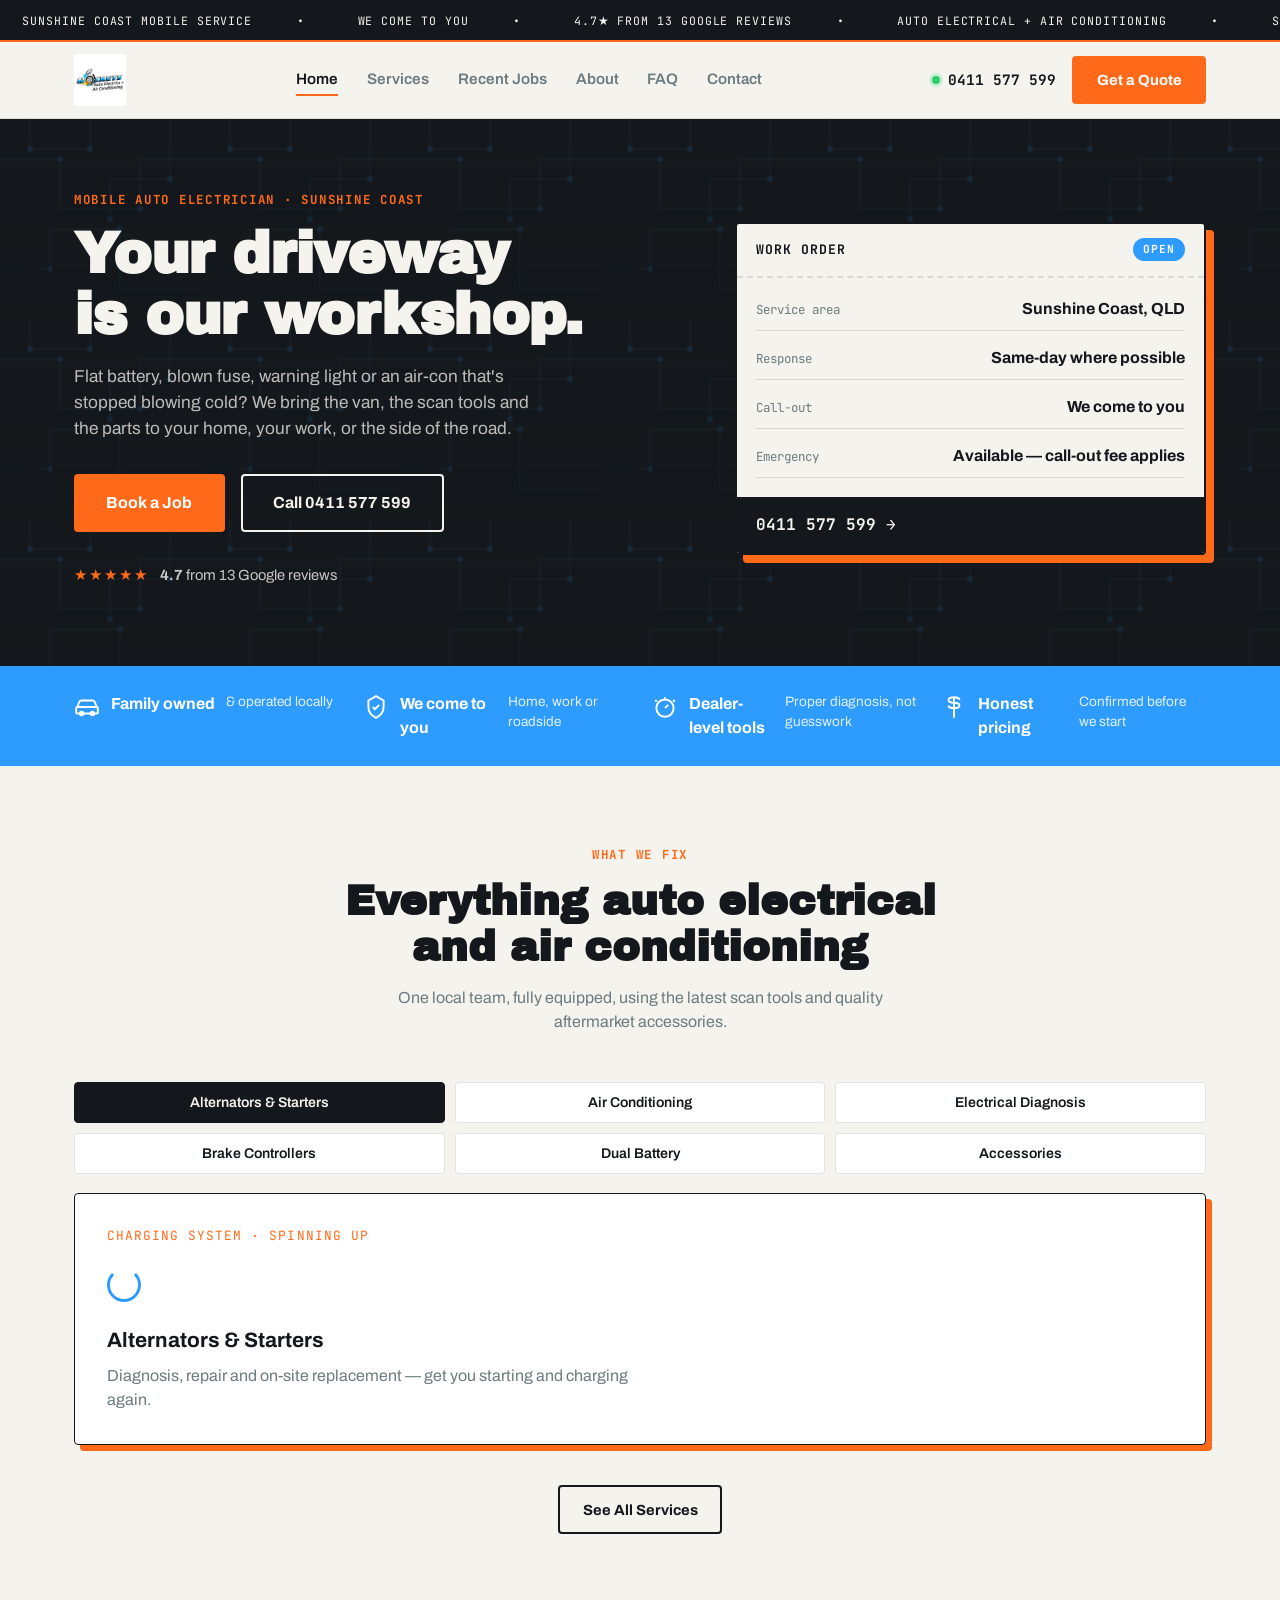
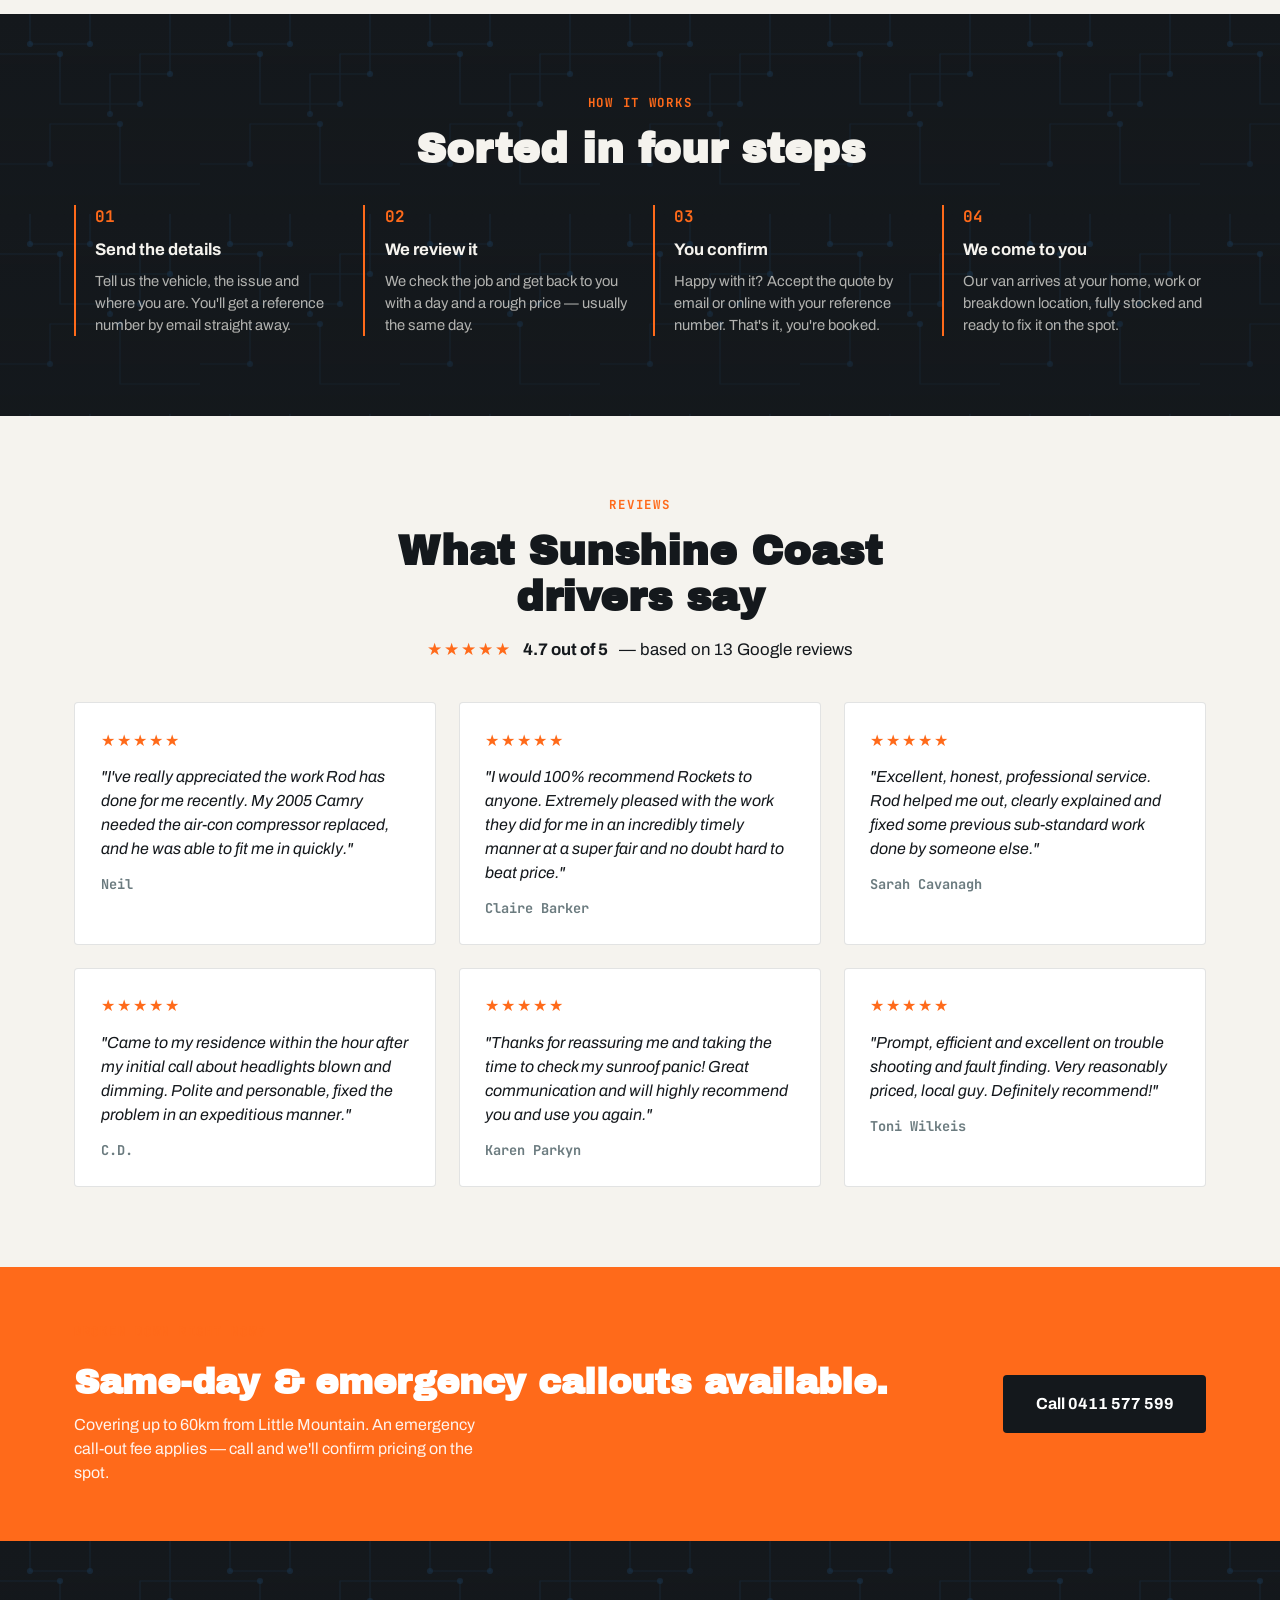
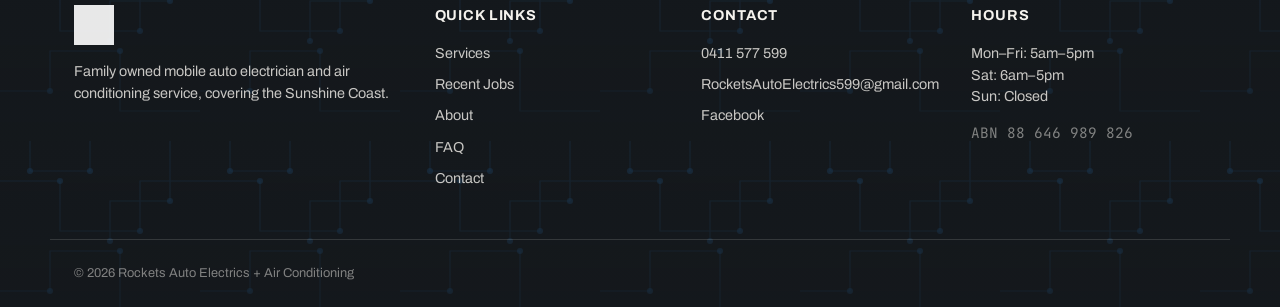
<file: index.html>
<!DOCTYPE html>
<html lang="en-AU">
<head>
<meta charset="UTF-8">
<meta name="viewport" content="width=device-width, initial-scale=1.0">
<title>Rockets Auto Electrics + Air Conditioning — Mobile Auto Electrician, Sunshine Coast</title>
<meta name="description" content="Mobile auto electrician and air conditioning specialist covering the Sunshine Coast. We come to your home, work or breakdown location. Licensed, family owned, 4.7★ rated.">
<link rel="preconnect" href="https://fonts.googleapis.com">
<link href="https://fonts.googleapis.com/css2?family=Archivo+Black&family=Archivo:wght@400;500;600;700&family=JetBrains+Mono:wght@500;700&display=swap" rel="stylesheet">
<link rel="stylesheet" href="styles.css?v=5">
</head>
<body>

<div class="ticker">
  <div class="ticker-track">
    <span>SUNSHINE COAST MOBILE SERVICE</span><span>•</span>
    <span>WE COME TO YOU</span><span>•</span>
    <span>4.7★ FROM 13 GOOGLE REVIEWS</span><span>•</span>
    <span>AUTO ELECTRICAL + AIR CONDITIONING</span><span>•</span>
    <span>SUNSHINE COAST MOBILE SERVICE</span><span>•</span>
    <span>WE COME TO YOU</span><span>•</span>
    <span>4.7★ FROM 13 GOOGLE REVIEWS</span><span>•</span>
    <span>AUTO ELECTRICAL + AIR CONDITIONING</span><span>•</span>
  </div>
</div>

<header class="site-header">
  <div class="wrap header-inner">
    <a href="index.html" class="brand">
      <img src="assets/logo.jpg" alt="Rockets Auto Electrics + Air Conditioning" class="brand-logo">
    </a>
    <nav class="main-nav" id="mainNav">
      <a href="index.html" class="active">Home</a>
      <a href="services.html">Services</a>
      <a href="jobs.html">Recent Jobs</a>
      <a href="about.html">About</a>
      <a href="blog.html">FAQ</a>
      <a href="contact.html">Contact</a>
    </nav>
    <div class="header-cta">
      <a href="tel:0411577599" class="phone-pill">
        <span class="dot"></span> 0411 577 599
      </a>
      <a href="contact.html" class="btn btn-primary">Get a Quote</a>
    </div>
    <button class="nav-toggle" id="navToggle" aria-label="Menu">☰</button>
  </div>
</header>

<main>

  <!-- HERO -->
  <section class="hero circuit-bg">
    <div class="wrap hero-inner">
      <div class="hero-copy">
        <p class="eyebrow">MOBILE AUTO ELECTRICIAN · SUNSHINE COAST</p>
        <h1>Your driveway<br>is our workshop.</h1>
        <p class="hero-sub">Flat battery, blown fuse, warning light or an air-con that's stopped
        blowing cold? We bring the van, the scan tools and the parts to your home,
        your work, or the side of the road.</p>
        <div class="hero-actions">
          <a href="contact.html" class="btn btn-primary btn-lg">Book a Job</a>
          <a href="tel:0411577599" class="btn btn-outline btn-lg">Call 0411 577 599</a>
        </div>
        <div class="hero-trust">
          <div class="stars">★★★★★</div>
          <span><strong>4.7</strong> from 13 Google reviews</span>
        </div>
      </div>

      <div class="job-card">
        <div class="job-card-head">
          <span class="job-card-label">WORK ORDER</span>
          <span class="job-card-status">OPEN</span>
        </div>
        <dl class="job-card-body">
          <div><dt>Service area</dt><dd>Sunshine Coast, QLD</dd></div>
          <div><dt>Response</dt><dd>Same-day where possible</dd></div>
          <div><dt>Call-out</dt><dd>We come to you</dd></div>
          <div><dt>Emergency</dt><dd>Available — call-out fee applies</dd></div>
        </dl>
        <div class="job-card-foot">
          <a href="tel:0411577599">0411 577 599 →</a>
        </div>
      </div>
    </div>
  </section>

  <!-- TRUST STRIP -->
  <section class="trust-strip">
    <div class="wrap trust-grid">
      <div>
        <svg class="trust-icon" viewBox="0 0 24 24" fill="none" stroke="#fff" stroke-width="1.8"><path d="M3 12l2-5a2 2 0 0 1 2-1h10a2 2 0 0 1 2 1l2 5"/><rect x="2" y="12" width="20" height="6" rx="1"/><circle cx="7" cy="18" r="1.6"/><circle cx="17" cy="18" r="1.6"/></svg>
        <div><strong>Family owned</strong><span>& operated locally</span></div>
      </div>
      <div>
        <svg class="trust-icon" viewBox="0 0 24 24" fill="none" stroke="#fff" stroke-width="1.8"><path d="M12 2l7 4v6c0 5-3 8-7 10-4-2-7-5-7-10V6l7-4z"/><path d="M9 12l2 2 4-4"/></svg>
        <div><strong>We come to you</strong><span>Home, work or roadside</span></div>
      </div>
      <div>
        <svg class="trust-icon" viewBox="0 0 24 24" fill="none" stroke="#fff" stroke-width="1.8"><circle cx="12" cy="13" r="8"/><path d="M12 13l3-3M12 5V3M4.5 7L3 5.5M19.5 7L21 5.5"/></svg>
        <div><strong>Dealer-level tools</strong><span>Proper diagnosis, not guesswork</span></div>
      </div>
      <div>
        <svg class="trust-icon" viewBox="0 0 24 24" fill="none" stroke="#fff" stroke-width="1.8"><path d="M12 2v20M17 5.5c0-1.5-2-2.5-5-2.5s-5 1-5 2.5 2 2.5 5 2.5 5 1 5 2.5-2 2.5-5 2.5-5-1-5-2.5"/></svg>
        <div><strong>Honest pricing</strong><span>Confirmed before we start</span></div>
      </div>
    </div>
  </section>

  <!-- SERVICES -->
  <section class="section" id="services">
    <div class="wrap">
      <p class="eyebrow center">WHAT WE FIX</p>
      <h2 class="section-title center">Everything auto electrical<br>and air conditioning</h2>
      <p class="section-sub center">One local team, fully equipped, using the latest scan tools and
      quality aftermarket accessories.</p>

      <div class="scanner">
        <div class="scanner-tabs" id="scannerTabs" role="tablist" aria-label="Select a service to scan">
          <button class="scanner-tab active" data-service="0" role="tab" aria-selected="true">Alternators & Starters</button>
          <button class="scanner-tab" data-service="1" role="tab" aria-selected="false">Air Conditioning</button>
          <button class="scanner-tab" data-service="2" role="tab" aria-selected="false">Electrical Diagnosis</button>
          <button class="scanner-tab" data-service="3" role="tab" aria-selected="false">Brake Controllers</button>
          <button class="scanner-tab" data-service="4" role="tab" aria-selected="false">Dual Battery</button>
          <button class="scanner-tab" data-service="5" role="tab" aria-selected="false">Accessories</button>
        </div>
        <div class="scanner-panel" id="scannerPanel">
          <div class="scanner-tag" id="scannerTag">CHARGING SYSTEM · SPINNING UP</div>
          <div class="scanner-anim" id="scannerAnim">
            <div class="anim-spinner"></div>
          </div>
          <h3 id="scannerTitle">Alternators & Starters</h3>
          <p id="scannerDesc">Diagnosis, repair and on-site replacement — get you starting and charging again.</p>
        </div>
      </div>
      <div class="center" style="margin-top:2.5rem">
        <a href="services.html" class="btn btn-outline">See All Services</a>
      </div>
    </div>
  </section>

  <!-- HOW IT WORKS -->
  <section class="section section-alt circuit-bg">
    <div class="wrap">
      <p class="eyebrow center">HOW IT WORKS</p>
      <h2 class="section-title center">Sorted in four steps</h2>

      <div class="steps-grid">
        <div class="step">
          <span class="step-num">01</span>
          <h3>Send the details</h3>
          <p>Tell us the vehicle, the issue and where you are. You'll get a reference number by email straight away.</p>
        </div>
        <div class="step">
          <span class="step-num">02</span>
          <h3>We review it</h3>
          <p>We check the job and get back to you with a day and a rough price — usually the same day.</p>
        </div>
        <div class="step">
          <span class="step-num">03</span>
          <h3>You confirm</h3>
          <p>Happy with it? Accept the quote by email or online with your reference number. That's it, you're booked.</p>
        </div>
        <div class="step">
          <span class="step-num">04</span>
          <h3>We come to you</h3>
          <p>Our van arrives at your home, work or breakdown location, fully stocked and ready to fix it on the spot.</p>
        </div>
      </div>
    </div>
  </section>

  <!-- REVIEWS -->
  <section class="section" id="reviews">
    <div class="wrap">
      <p class="eyebrow center">REVIEWS</p>
      <h2 class="section-title center">What Sunshine Coast<br>drivers say</h2>
      <div class="rating-banner">
        <span class="stars">★★★★★</span>
        <strong>4.7 out of 5</strong> — based on 13 Google reviews
      </div>

      <div class="review-grid">
        <div class="review-card">
          <div class="stars">★★★★★</div>
          <p>"I've really appreciated the work Rod has done for me recently. My 2005
          Camry needed the air-con compressor replaced, and he was able to fit
          me in quickly."</p>
          <div class="review-author">Neil</div>
        </div>
        <div class="review-card">
          <div class="stars">★★★★★</div>
          <p>"I would 100% recommend Rockets to anyone. Extremely pleased with the
          work they did for me in an incredibly timely manner at a super fair
          and no doubt hard to beat price."</p>
          <div class="review-author">Claire Barker</div>
        </div>
        <div class="review-card">
          <div class="stars">★★★★★</div>
          <p>"Excellent, honest, professional service. Rod helped me out, clearly
          explained and fixed some previous sub-standard work done by
          someone else."</p>
          <div class="review-author">Sarah Cavanagh</div>
        </div>
        <div class="review-card">
          <div class="stars">★★★★★</div>
          <p>"Came to my residence within the hour after my initial call about
          headlights blown and dimming. Polite and personable, fixed the
          problem in an expeditious manner."</p>
          <div class="review-author">C.D.</div>
        </div>
        <div class="review-card">
          <div class="stars">★★★★★</div>
          <p>"Thanks for reassuring me and taking the time to check my sunroof
          panic! Great communication and will highly recommend you and use
          you again."</p>
          <div class="review-author">Karen Parkyn</div>
        </div>
        <div class="review-card">
          <div class="stars">★★★★★</div>
          <p>"Prompt, efficient and excellent on trouble shooting and fault
          finding. Very reasonably priced, local guy. Definitely recommend!"</p>
          <div class="review-author">Toni Wilkeis</div>
        </div>
      </div>
    </div>
  </section>

  <!-- EMERGENCY CTA -->
  <section class="emergency-cta">
    <div class="wrap emergency-inner">
      <div>
        <p class="eyebrow eyebrow-light">BROKEN DOWN RIGHT NOW?</p>
        <h2>Same-day & emergency callouts available.</h2>
        <p class="emergency-sub">Covering up to 60km from Little Mountain. An emergency call-out
        fee applies — call and we'll confirm pricing on the spot.</p>
      </div>
      <a href="tel:0411577599" class="btn btn-primary btn-lg">Call 0411 577 599</a>
    </div>
  </section>

</main>

<footer class="site-footer circuit-bg">
  <div class="wrap footer-grid">
    <div>
      <img src="assets/logo.jpg" alt="Rockets Auto Electrics" class="footer-logo">
      <p>Family owned mobile auto electrician and air conditioning service,
      covering the Sunshine Coast.</p>
    </div>
    <div>
      <h4>Quick Links</h4>
      <a href="services.html">Services</a>
      <a href="jobs.html">Recent Jobs</a>
      <a href="about.html">About</a>
      <a href="blog.html">FAQ</a>
      <a href="contact.html">Contact</a>
    </div>
    <div>
      <h4>Contact</h4>
      <a href="tel:0411577599">0411 577 599</a>
      <a href="mailto:RocketsAutoElectrics599@gmail.com">RocketsAutoElectrics599@gmail.com</a>
      <a href="https://www.facebook.com/RocketsAutoElectrics/" target="_blank" rel="noopener">Facebook</a>
    </div>
    <div>
      <h4>Hours</h4>
      <p>Mon–Fri: 5am–5pm<br>Sat: 6am–5pm<br>Sun: Closed</p>
      <p class="abn">ABN 88 646 989 826</p>
    </div>
  </div>
  <div class="wrap footer-bottom">
    <span>© 2026 Rockets Auto Electrics + Air Conditioning</span>
  </div>
</footer>

<script src="script.js?v=5"></script>
</body>
</html>
</file>
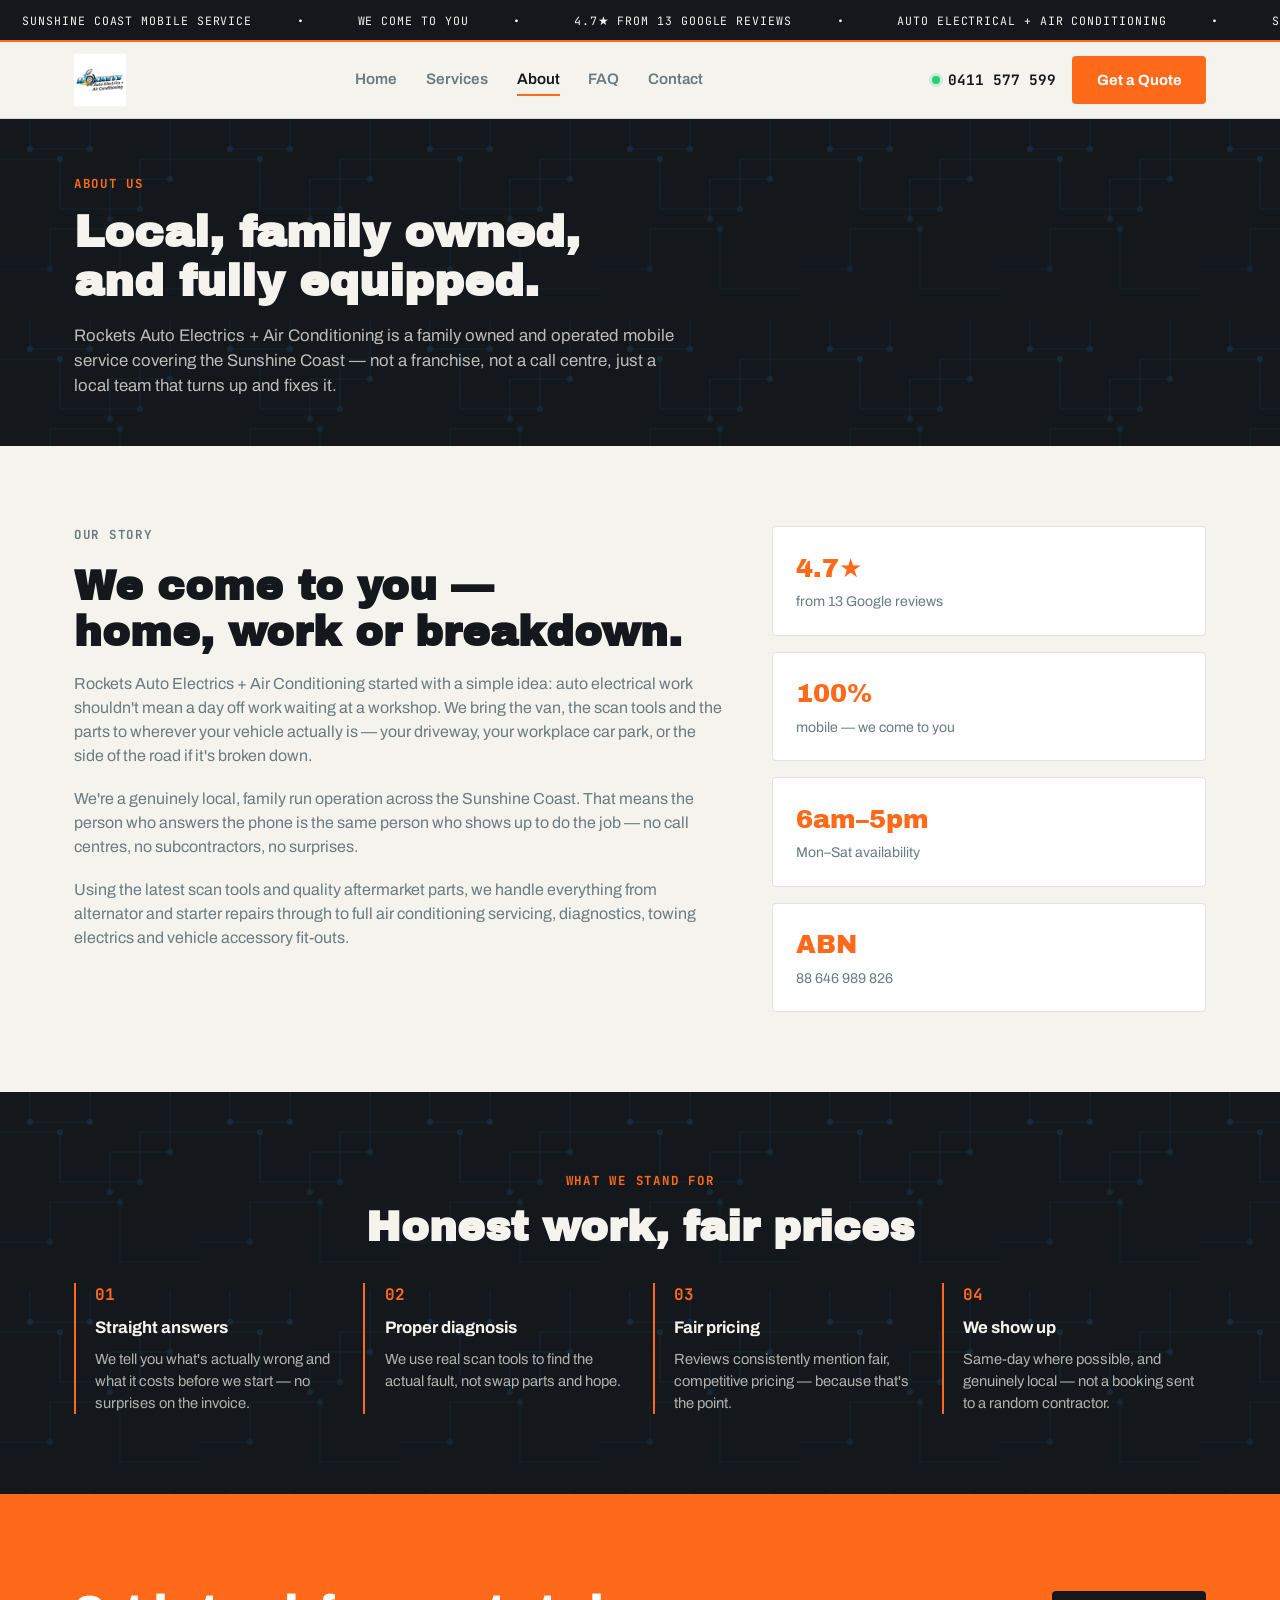
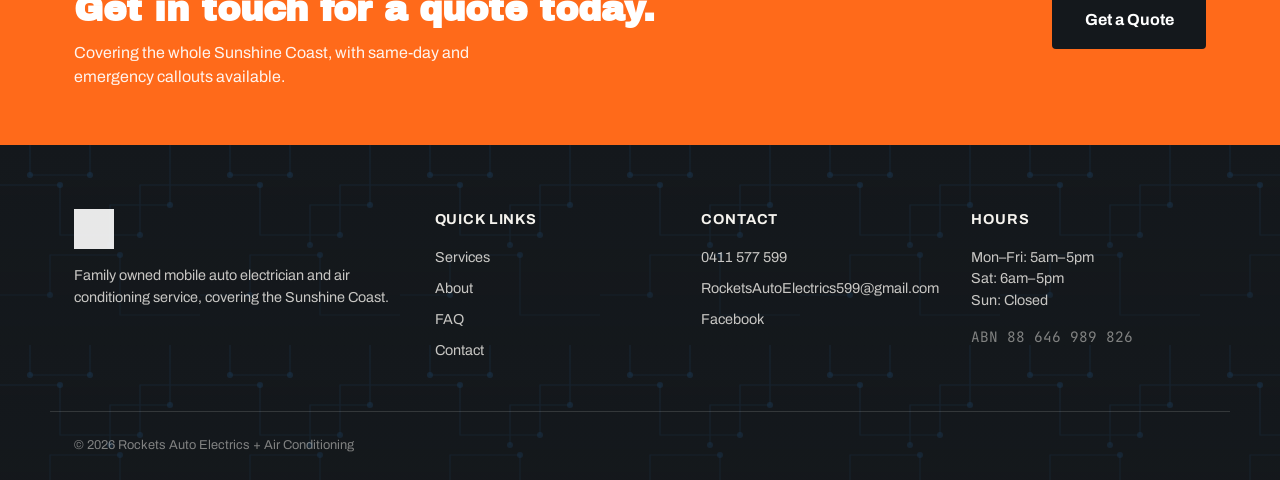
<file: about.html>
<!DOCTYPE html>
<html lang="en-AU">
<head>
<meta charset="UTF-8">
<meta name="viewport" content="width=device-width, initial-scale=1.0">
<title>About — Rockets Auto Electrics + Air Conditioning</title>
<meta name="description" content="Family owned and operated mobile auto electrician covering the Sunshine Coast. Honest, local, and fully equipped to fix it on the spot.">
<link rel="preconnect" href="https://fonts.googleapis.com">
<link href="https://fonts.googleapis.com/css2?family=Archivo+Black&family=Archivo:wght@400;500;600;700&family=JetBrains+Mono:wght@500;700&display=swap" rel="stylesheet">
<link rel="stylesheet" href="styles.css?v=5">
</head>
<body>

<div class="ticker">
  <div class="ticker-track">
    <span>SUNSHINE COAST MOBILE SERVICE</span><span>•</span>
    <span>WE COME TO YOU</span><span>•</span>
    <span>4.7★ FROM 13 GOOGLE REVIEWS</span><span>•</span>
    <span>AUTO ELECTRICAL + AIR CONDITIONING</span><span>•</span>
    <span>SUNSHINE COAST MOBILE SERVICE</span><span>•</span>
    <span>WE COME TO YOU</span><span>•</span>
    <span>4.7★ FROM 13 GOOGLE REVIEWS</span><span>•</span>
    <span>AUTO ELECTRICAL + AIR CONDITIONING</span><span>•</span>
  </div>
</div>

<header class="site-header">
  <div class="wrap header-inner">
    <a href="index.html" class="brand">
      <img src="assets/logo.jpg" alt="Rockets Auto Electrics + Air Conditioning" class="brand-logo">
    </a>
    <nav class="main-nav" id="mainNav">
      <a href="index.html">Home</a>
      <a href="services.html">Services</a>
      <a href="about.html" class="active">About</a>
      <a href="blog.html">FAQ</a>
      <a href="contact.html">Contact</a>
    </nav>
    <div class="header-cta">
      <a href="tel:0411577599" class="phone-pill">
        <span class="dot"></span> 0411 577 599
      </a>
      <a href="contact.html" class="btn btn-primary">Get a Quote</a>
    </div>
    <button class="nav-toggle" id="navToggle" aria-label="Menu">☰</button>
  </div>
</header>

<main>

  <!-- PAGE HERO -->
  <section class="page-hero circuit-bg">
    <div class="wrap">
      <p class="eyebrow">ABOUT US</p>
      <h1>Local, family owned,<br>and fully equipped.</h1>
      <p class="page-hero-sub">Rockets Auto Electrics + Air Conditioning is a family owned and
      operated mobile service covering the Sunshine Coast — not a franchise, not a call
      centre, just a local team that turns up and fixes it.</p>
    </div>
  </section>

  <!-- STORY -->
  <section class="section">
    <div class="wrap about-grid">
      <div class="about-copy">
        <p class="eyebrow">OUR STORY</p>
        <h2 class="section-title">We come to you —<br>home, work or breakdown.</h2>
        <p>Rockets Auto Electrics + Air Conditioning started with a simple idea:
        auto electrical work shouldn't mean a day off work waiting at a workshop.
        We bring the van, the scan tools and the parts to wherever your vehicle
        actually is — your driveway, your workplace car park, or the side of the
        road if it's broken down.</p>
        <p>We're a genuinely local, family run operation across the Sunshine
        Coast. That means the person who answers the phone is the same person
        who shows up to do the job — no call centres, no subcontractors,
        no surprises.</p>
        <p>Using the latest scan tools and quality aftermarket parts, we handle
        everything from alternator and starter repairs through to full air
        conditioning servicing, diagnostics, towing electrics and vehicle
        accessory fit-outs.</p>
      </div>
      <div class="about-facts">
        <div class="fact-card">
          <span class="fact-num">4.7★</span>
          <span class="fact-label">from 13 Google reviews</span>
        </div>
        <div class="fact-card">
          <span class="fact-num">100%</span>
          <span class="fact-label">mobile — we come to you</span>
        </div>
        <div class="fact-card">
          <span class="fact-num">6am–5pm</span>
          <span class="fact-label">Mon–Sat availability</span>
        </div>
        <div class="fact-card">
          <span class="fact-num">ABN</span>
          <span class="fact-label">88 646 989 826</span>
        </div>
      </div>
    </div>
  </section>

  <!-- VALUES -->
  <section class="section section-alt circuit-bg">
    <div class="wrap">
      <p class="eyebrow center">WHAT WE STAND FOR</p>
      <h2 class="section-title center">Honest work, fair prices</h2>
      <div class="steps-grid">
        <div class="step">
          <span class="step-num">01</span>
          <h3>Straight answers</h3>
          <p>We tell you what's actually wrong and what it costs before we start — no surprises on the invoice.</p>
        </div>
        <div class="step">
          <span class="step-num">02</span>
          <h3>Proper diagnosis</h3>
          <p>We use real scan tools to find the actual fault, not swap parts and hope.</p>
        </div>
        <div class="step">
          <span class="step-num">03</span>
          <h3>Fair pricing</h3>
          <p>Reviews consistently mention fair, competitive pricing — because that's the point.</p>
        </div>
        <div class="step">
          <span class="step-num">04</span>
          <h3>We show up</h3>
          <p>Same-day where possible, and genuinely local — not a booking sent to a random contractor.</p>
        </div>
      </div>
    </div>
  </section>

  <!-- EMERGENCY CTA -->
  <section class="emergency-cta">
    <div class="wrap emergency-inner">
      <div>
        <p class="eyebrow eyebrow-light">READY WHEN YOU ARE</p>
        <h2>Get in touch for a quote today.</h2>
        <p class="emergency-sub">Covering the whole Sunshine Coast, with same-day and emergency callouts available.</p>
      </div>
      <a href="contact.html" class="btn btn-primary btn-lg">Get a Quote</a>
    </div>
  </section>

</main>

<footer class="site-footer circuit-bg">
  <div class="wrap footer-grid">
    <div>
      <img src="assets/logo.jpg" alt="Rockets Auto Electrics" class="footer-logo">
      <p>Family owned mobile auto electrician and air conditioning service,
      covering the Sunshine Coast.</p>
    </div>
    <div>
      <h4>Quick Links</h4>
      <a href="services.html">Services</a>
      <a href="about.html">About</a>
      <a href="blog.html">FAQ</a>
      <a href="contact.html">Contact</a>
    </div>
    <div>
      <h4>Contact</h4>
      <a href="tel:0411577599">0411 577 599</a>
      <a href="mailto:RocketsAutoElectrics599@gmail.com">RocketsAutoElectrics599@gmail.com</a>
      <a href="https://www.facebook.com/RocketsAutoElectrics/" target="_blank" rel="noopener">Facebook</a>
    </div>
    <div>
      <h4>Hours</h4>
      <p>Mon–Fri: 5am–5pm<br>Sat: 6am–5pm<br>Sun: Closed</p>
      <p class="abn">ABN 88 646 989 826</p>
    </div>
  </div>
  <div class="wrap footer-bottom">
    <span>© 2026 Rockets Auto Electrics + Air Conditioning</span>
  </div>
</footer>

<script src="script.js?v=5"></script>
</body>
</html>
</file>
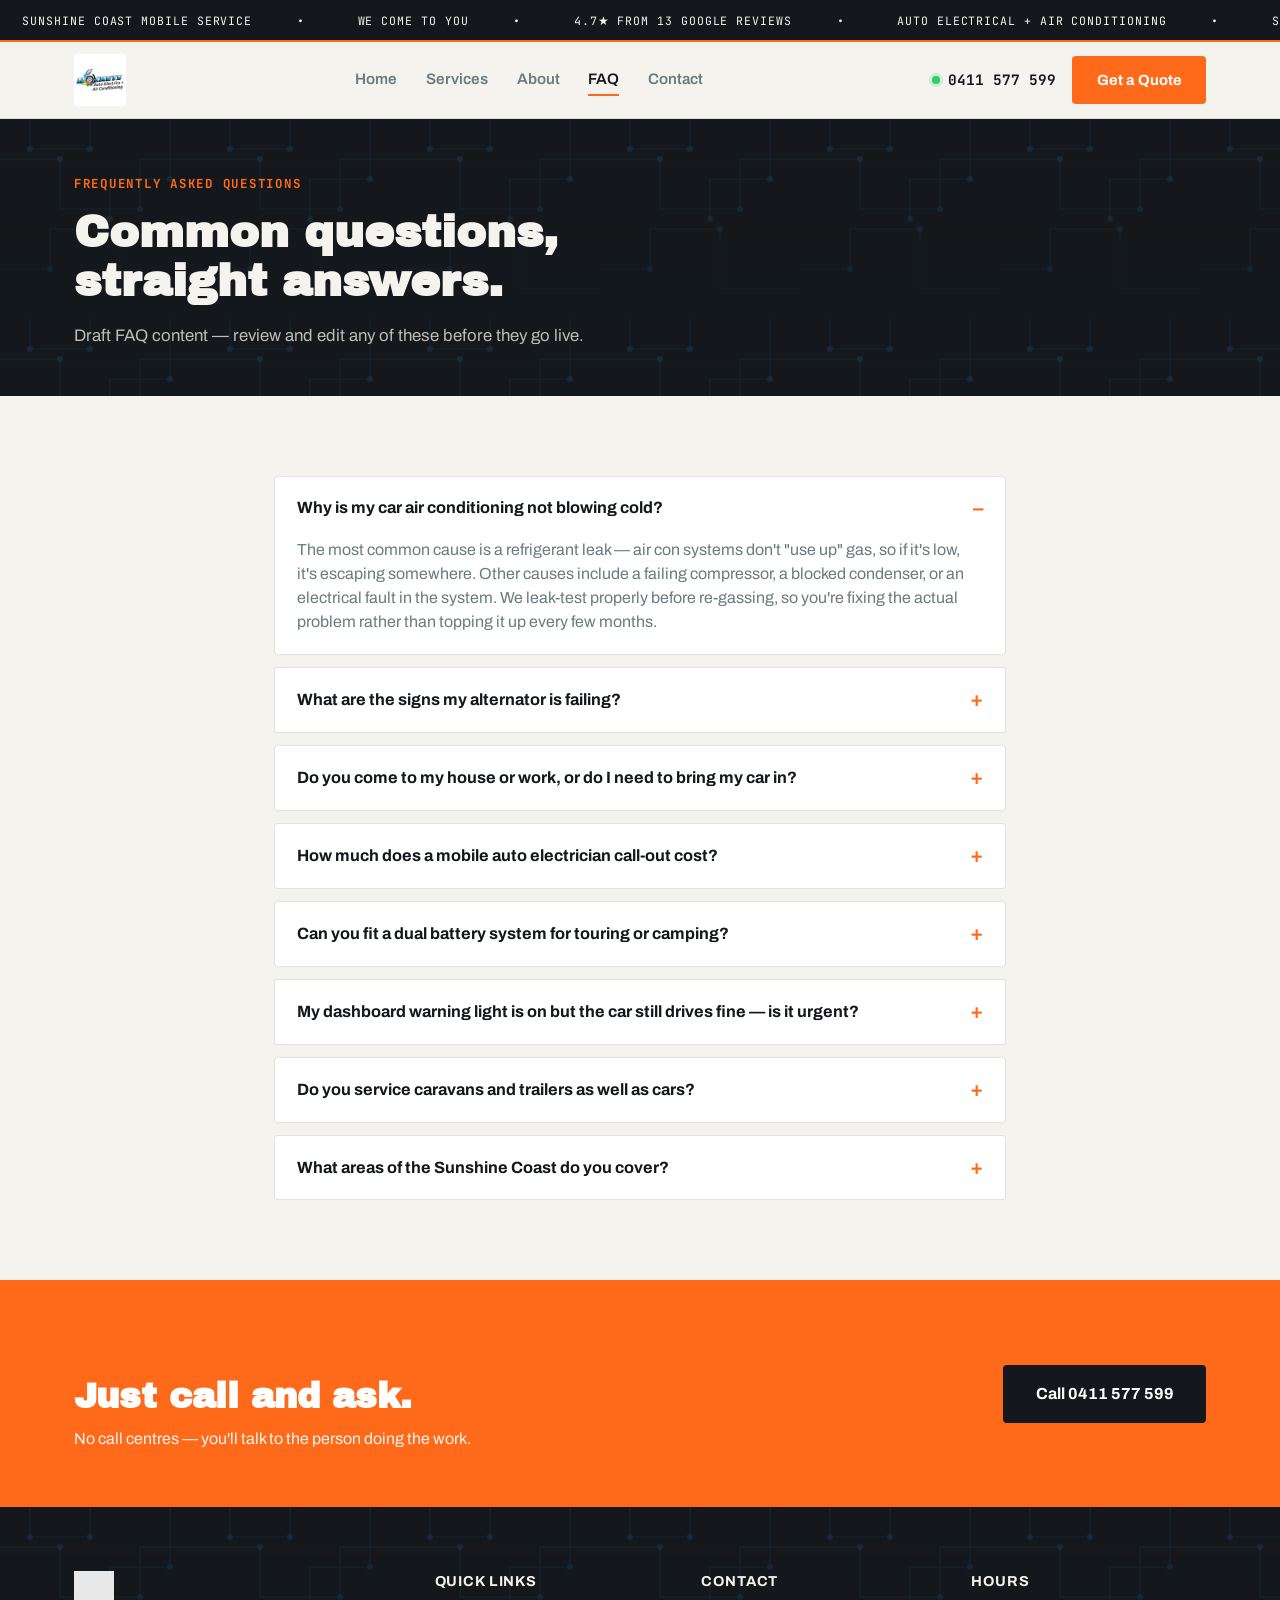
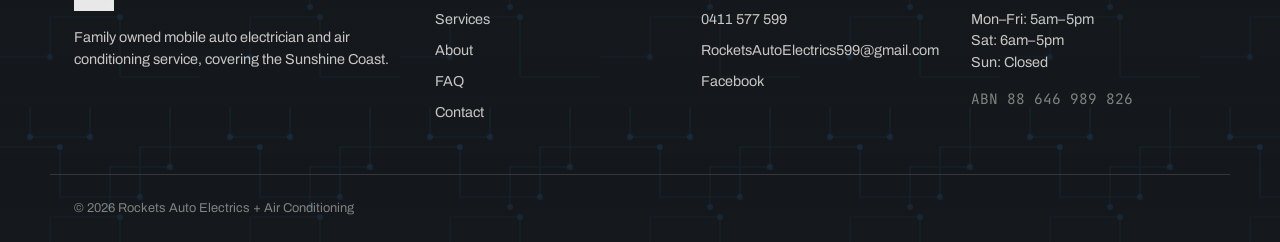
<file: blog.html>
<!DOCTYPE html>
<html lang="en-AU">
<head>
<meta charset="UTF-8">
<meta name="viewport" content="width=device-width, initial-scale=1.0">
<title>FAQ — Rockets Auto Electrics + Air Conditioning</title>
<meta name="description" content="Common questions about auto electrical faults, air conditioning problems and mobile auto electrician services on the Sunshine Coast.">
<link rel="preconnect" href="https://fonts.googleapis.com">
<link href="https://fonts.googleapis.com/css2?family=Archivo+Black&family=Archivo:wght@400;500;600;700&family=JetBrains+Mono:wght@500;700&display=swap" rel="stylesheet">
<link rel="stylesheet" href="styles.css?v=5">
</head>
<body>

<div class="ticker">
  <div class="ticker-track">
    <span>SUNSHINE COAST MOBILE SERVICE</span><span>•</span>
    <span>WE COME TO YOU</span><span>•</span>
    <span>4.7★ FROM 13 GOOGLE REVIEWS</span><span>•</span>
    <span>AUTO ELECTRICAL + AIR CONDITIONING</span><span>•</span>
    <span>SUNSHINE COAST MOBILE SERVICE</span><span>•</span>
    <span>WE COME TO YOU</span><span>•</span>
    <span>4.7★ FROM 13 GOOGLE REVIEWS</span><span>•</span>
    <span>AUTO ELECTRICAL + AIR CONDITIONING</span><span>•</span>
  </div>
</div>

<header class="site-header">
  <div class="wrap header-inner">
    <a href="index.html" class="brand">
      <img src="assets/logo.jpg" alt="Rockets Auto Electrics + Air Conditioning" class="brand-logo">
    </a>
    <nav class="main-nav" id="mainNav">
      <a href="index.html">Home</a>
      <a href="services.html">Services</a>
      <a href="about.html">About</a>
      <a href="blog.html" class="active">FAQ</a>
      <a href="contact.html">Contact</a>
    </nav>
    <div class="header-cta">
      <a href="tel:0411577599" class="phone-pill">
        <span class="dot"></span> 0411 577 599
      </a>
      <a href="contact.html" class="btn btn-primary">Get a Quote</a>
    </div>
    <button class="nav-toggle" id="navToggle" aria-label="Menu">☰</button>
  </div>
</header>

<main>

  <!-- PAGE HERO -->
  <section class="page-hero circuit-bg">
    <div class="wrap">
      <p class="eyebrow">FREQUENTLY ASKED QUESTIONS</p>
      <h1>Common questions,<br>straight answers.</h1>
      <p class="page-hero-sub">Draft FAQ content — review and edit any of these before they go live.</p>
    </div>
  </section>

  <!-- FAQ LIST -->
  <section class="section">
    <div class="wrap faq-list">

      <details class="faq-item" open>
        <summary>Why is my car air conditioning not blowing cold?</summary>
        <p>The most common cause is a refrigerant leak — air con systems don't
        "use up" gas, so if it's low, it's escaping somewhere. Other causes
        include a failing compressor, a blocked condenser, or an electrical
        fault in the system. We leak-test properly before re-gassing, so
        you're fixing the actual problem rather than topping it up every
        few months.</p>
      </details>

      <details class="faq-item">
        <summary>What are the signs my alternator is failing?</summary>
        <p>Common signs include a dimming or flickering dashboard, a battery
        warning light, slow power windows, or the car struggling to start.
        Left unaddressed, a failing alternator will eventually drain the
        battery completely and leave you stranded — worth getting checked
        as soon as you notice symptoms.</p>
      </details>

      <details class="faq-item">
        <summary>Do you come to my house or work, or do I need to bring my car in?</summary>
        <p>We're a fully mobile service — we come to you, wherever the
        vehicle is: home, work, or a breakdown location. There's no
        workshop to drive to.</p>
      </details>

      <details class="faq-item">
        <summary>How much does a mobile auto electrician call-out cost?</summary>
        <p>Standard callouts are quoted per job once we know the vehicle
        and the issue. Emergency or same-day breakdown callouts attract
        an additional fee — call us and we'll confirm pricing on the spot.</p>
      </details>

      <details class="faq-item">
        <summary>Can you fit a dual battery system for touring or camping?</summary>
        <p>Yes — we design and install dual battery setups sized to what
        you actually run (fridges, lighting, camping gear), including
        DC-DC chargers and solar integration where needed.</p>
      </details>

      <details class="faq-item">
        <summary>My dashboard warning light is on but the car still drives fine — is it urgent?</summary>
        <p>It depends on the light, but it's worth having scanned sooner
        rather than later. Some warning lights flag issues that are fine
        to drive on short-term; others indicate a fault that gets more
        expensive to fix the longer it's ignored. We can run a full
        diagnostic scan to tell you exactly what it means.</p>
      </details>

      <details class="faq-item">
        <summary>Do you service caravans and trailers as well as cars?</summary>
        <p>Yes — we fit and repair electric brake controllers, trailer
        wiring and plugs, and general towing electrics for caravans and
        trailers, in addition to standard vehicle work.</p>
      </details>

      <details class="faq-item">
        <summary>What areas of the Sunshine Coast do you cover?</summary>
        <p>We're based in Little Mountain and cover the Sunshine Coast
        for standard bookings, with emergency callouts available up to
        60km away. Call or send through your location and we'll confirm.</p>
      </details>

    </div>
  </section>

  <!-- EMERGENCY CTA -->
  <section class="emergency-cta">
    <div class="wrap emergency-inner">
      <div>
        <p class="eyebrow eyebrow-light">STILL HAVE A QUESTION?</p>
        <h2>Just call and ask.</h2>
        <p class="emergency-sub">No call centres — you'll talk to the person doing the work.</p>
      </div>
      <a href="tel:0411577599" class="btn btn-primary btn-lg">Call 0411 577 599</a>
    </div>
  </section>

</main>

<footer class="site-footer circuit-bg">
  <div class="wrap footer-grid">
    <div>
      <img src="assets/logo.jpg" alt="Rockets Auto Electrics" class="footer-logo">
      <p>Family owned mobile auto electrician and air conditioning service,
      covering the Sunshine Coast.</p>
    </div>
    <div>
      <h4>Quick Links</h4>
      <a href="services.html">Services</a>
      <a href="about.html">About</a>
      <a href="blog.html">FAQ</a>
      <a href="contact.html">Contact</a>
    </div>
    <div>
      <h4>Contact</h4>
      <a href="tel:0411577599">0411 577 599</a>
      <a href="mailto:RocketsAutoElectrics599@gmail.com">RocketsAutoElectrics599@gmail.com</a>
      <a href="https://www.facebook.com/RocketsAutoElectrics/" target="_blank" rel="noopener">Facebook</a>
    </div>
    <div>
      <h4>Hours</h4>
      <p>Mon–Fri: 5am–5pm<br>Sat: 6am–5pm<br>Sun: Closed</p>
      <p class="abn">ABN 88 646 989 826</p>
    </div>
  </div>
  <div class="wrap footer-bottom">
    <span>© 2026 Rockets Auto Electrics + Air Conditioning</span>
  </div>
</footer>

<script src="script.js?v=5"></script>
</body>
</html>
</file>
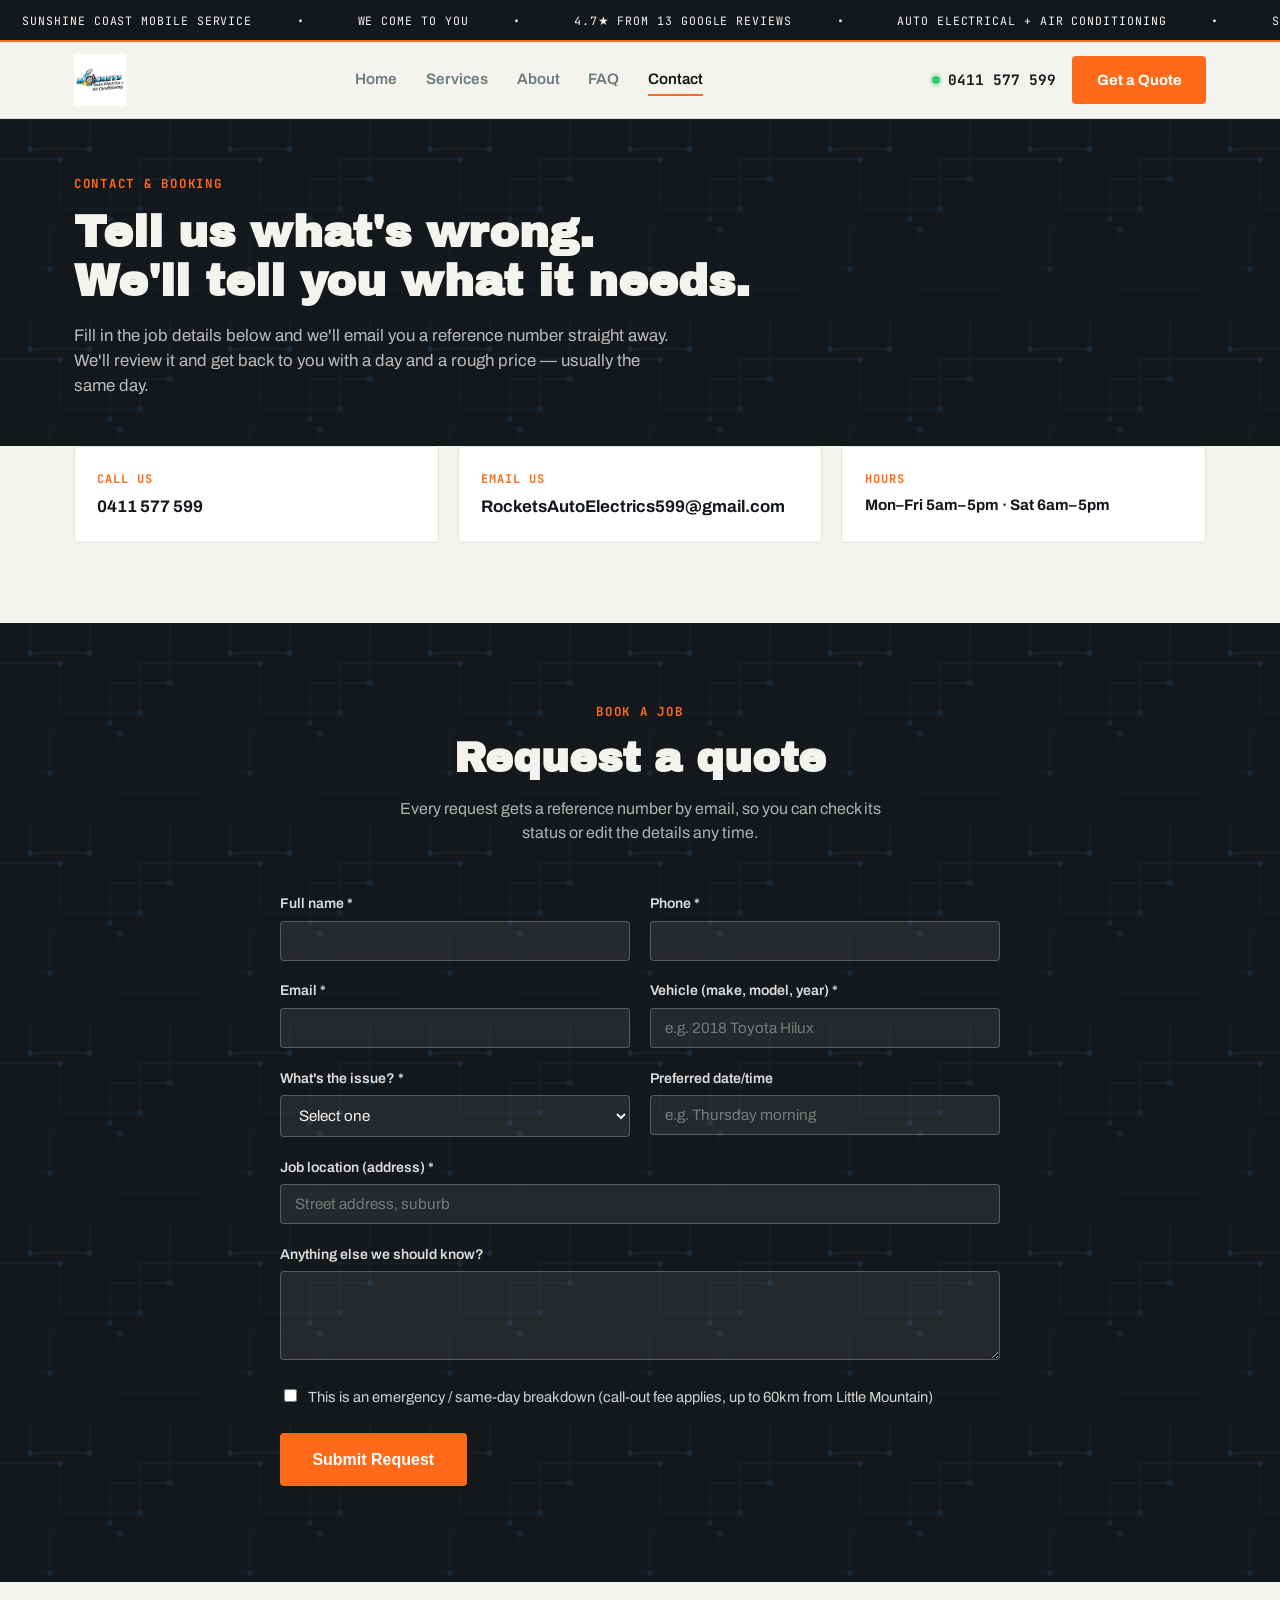
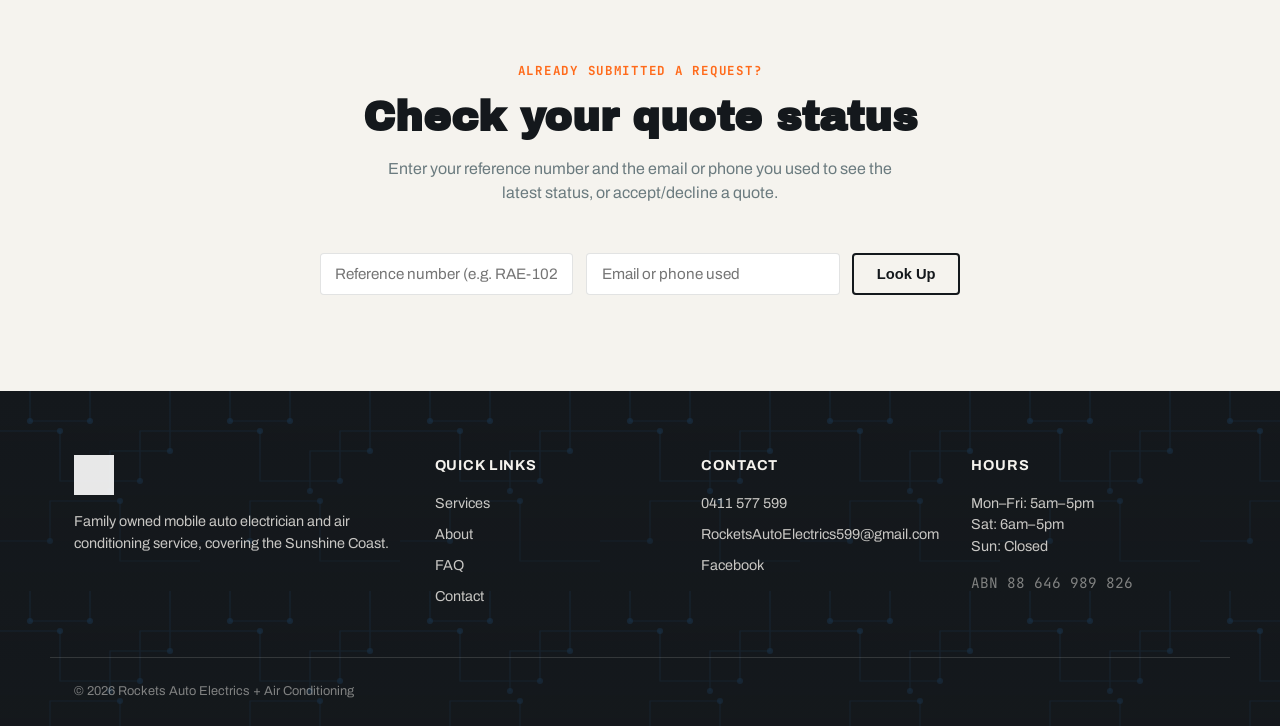
<file: contact.html>
<!DOCTYPE html>
<html lang="en-AU">
<head>
<meta charset="UTF-8">
<meta name="viewport" content="width=device-width, initial-scale=1.0">
<title>Contact & Book a Job — Rockets Auto Electrics + Air Conditioning</title>
<meta name="description" content="Book a job or get a quote from Rockets Auto Electrics + Air Conditioning, mobile auto electrician covering the Sunshine Coast.">
<link rel="preconnect" href="https://fonts.googleapis.com">
<link href="https://fonts.googleapis.com/css2?family=Archivo+Black&family=Archivo:wght@400;500;600;700&family=JetBrains+Mono:wght@500;700&display=swap" rel="stylesheet">
<link rel="stylesheet" href="styles.css?v=5">
</head>
<body>

<div class="ticker">
  <div class="ticker-track">
    <span>SUNSHINE COAST MOBILE SERVICE</span><span>•</span>
    <span>WE COME TO YOU</span><span>•</span>
    <span>4.7★ FROM 13 GOOGLE REVIEWS</span><span>•</span>
    <span>AUTO ELECTRICAL + AIR CONDITIONING</span><span>•</span>
    <span>SUNSHINE COAST MOBILE SERVICE</span><span>•</span>
    <span>WE COME TO YOU</span><span>•</span>
    <span>4.7★ FROM 13 GOOGLE REVIEWS</span><span>•</span>
    <span>AUTO ELECTRICAL + AIR CONDITIONING</span><span>•</span>
  </div>
</div>

<header class="site-header">
  <div class="wrap header-inner">
    <a href="index.html" class="brand">
      <img src="assets/logo.jpg" alt="Rockets Auto Electrics + Air Conditioning" class="brand-logo">
    </a>
    <nav class="main-nav" id="mainNav">
      <a href="index.html">Home</a>
      <a href="services.html">Services</a>
      <a href="about.html">About</a>
      <a href="blog.html">FAQ</a>
      <a href="contact.html" class="active">Contact</a>
    </nav>
    <div class="header-cta">
      <a href="tel:0411577599" class="phone-pill">
        <span class="dot"></span> 0411 577 599
      </a>
      <a href="contact.html" class="btn btn-primary">Get a Quote</a>
    </div>
    <button class="nav-toggle" id="navToggle" aria-label="Menu">☰</button>
  </div>
</header>

<main>

  <!-- PAGE HERO -->
  <section class="page-hero circuit-bg">
    <div class="wrap">
      <p class="eyebrow">CONTACT & BOOKING</p>
      <h1>Tell us what's wrong.<br>We'll tell you what it needs.</h1>
      <p class="page-hero-sub">Fill in the job details below and we'll email you a reference
      number straight away. We'll review it and get back to you with a day and a rough
      price — usually the same day.</p>
    </div>
  </section>

  <!-- QUICK CONTACT -->
  <section class="section" style="padding-top:0">
    <div class="wrap quick-contact-grid">
      <a href="tel:0411577599" class="quick-contact-card">
        <span class="quick-contact-label">CALL US</span>
        <span class="quick-contact-value">0411 577 599</span>
      </a>
      <a href="mailto:RocketsAutoElectrics599@gmail.com" class="quick-contact-card">
        <span class="quick-contact-label">EMAIL US</span>
        <span class="quick-contact-value">RocketsAutoElectrics599@gmail.com</span>
      </a>
      <div class="quick-contact-card" style="cursor:default">
        <span class="quick-contact-label">HOURS</span>
        <span class="quick-contact-value" style="font-size:0.95rem">Mon–Fri 5am–5pm · Sat 6am–5pm</span>
      </div>
    </div>
  </section>

  <!-- BOOKING FORM -->
  <section class="section section-alt circuit-bg">
    <div class="wrap">
      <p class="eyebrow center">BOOK A JOB</p>
      <h2 class="section-title center">Request a quote</h2>
      <p class="section-sub center">Every request gets a reference number by email, so you can
      check its status or edit the details any time.</p>

      <form class="booking-form" id="bookingForm">
        <div class="form-row">
          <div class="form-field">
            <label for="fullName">Full name *</label>
            <input type="text" id="fullName" name="fullName" required>
          </div>
          <div class="form-field">
            <label for="phone">Phone *</label>
            <input type="tel" id="phone" name="phone" required>
          </div>
        </div>
        <div class="form-row">
          <div class="form-field">
            <label for="email">Email *</label>
            <input type="email" id="email" name="email" required>
          </div>
          <div class="form-field">
            <label for="vehicle">Vehicle (make, model, year) *</label>
            <input type="text" id="vehicle" name="vehicle" placeholder="e.g. 2018 Toyota Hilux" required>
          </div>
        </div>
        <div class="form-row">
          <div class="form-field">
            <label for="serviceType">What's the issue? *</label>
            <select id="serviceType" name="serviceType" required>
              <option value="">Select one</option>
              <option>Alternator / starter / battery</option>
              <option>Air conditioning</option>
              <option>Electrical diagnosis / warning light</option>
              <option>Brake controller / towing electrics</option>
              <option>Dual battery / cruise control</option>
              <option>Audio / lighting / accessories</option>
              <option>Not sure — please advise</option>
            </select>
          </div>
          <div class="form-field">
            <label for="preferredDate">Preferred date/time</label>
            <input type="text" id="preferredDate" name="preferredDate" placeholder="e.g. Thursday morning">
          </div>
        </div>
        <div class="form-field">
          <label for="address">Job location (address) *</label>
          <input type="text" id="address" name="address" placeholder="Street address, suburb" required>
        </div>
        <div class="form-field">
          <label for="notes">Anything else we should know?</label>
          <textarea id="notes" name="notes" rows="4"></textarea>
        </div>
        <div class="form-field-checkbox">
          <label>
            <input type="checkbox" id="emergency" name="emergency">
            This is an emergency / same-day breakdown (call-out fee applies, up to 60km from Little Mountain)
          </label>
        </div>
        <button type="submit" class="btn btn-primary btn-lg">Submit Request</button>
        <p class="form-note" id="formNote"></p>
      </form>
    </div>
  </section>

  <!-- QUOTE LOOKUP -->
  <section class="section">
    <div class="wrap">
      <p class="eyebrow center">ALREADY SUBMITTED A REQUEST?</p>
      <h2 class="section-title center">Check your quote status</h2>
      <p class="section-sub center">Enter your reference number and the email or phone you used
      to see the latest status, or accept/decline a quote.</p>

      <form class="lookup-form" id="lookupForm">
        <input type="text" placeholder="Reference number (e.g. RAE-10234)" required>
        <input type="text" placeholder="Email or phone used" required>
        <button type="submit" class="btn btn-outline">Look Up</button>
      </form>
      <p class="form-note center" id="lookupNote"></p>
    </div>
  </section>

</main>

<footer class="site-footer circuit-bg">
  <div class="wrap footer-grid">
    <div>
      <img src="assets/logo.jpg" alt="Rockets Auto Electrics" class="footer-logo">
      <p>Family owned mobile auto electrician and air conditioning service,
      covering the Sunshine Coast.</p>
    </div>
    <div>
      <h4>Quick Links</h4>
      <a href="services.html">Services</a>
      <a href="about.html">About</a>
      <a href="blog.html">FAQ</a>
      <a href="contact.html">Contact</a>
    </div>
    <div>
      <h4>Contact</h4>
      <a href="tel:0411577599">0411 577 599</a>
      <a href="mailto:RocketsAutoElectrics599@gmail.com">RocketsAutoElectrics599@gmail.com</a>
      <a href="https://www.facebook.com/RocketsAutoElectrics/" target="_blank" rel="noopener">Facebook</a>
    </div>
    <div>
      <h4>Hours</h4>
      <p>Mon–Fri: 5am–5pm<br>Sat: 6am–5pm<br>Sun: Closed</p>
      <p class="abn">ABN 88 646 989 826</p>
    </div>
  </div>
  <div class="wrap footer-bottom">
    <span>© 2026 Rockets Auto Electrics + Air Conditioning</span>
  </div>
</footer>

<script src="script.js?v=5"></script>
</body>
</html>
</file>
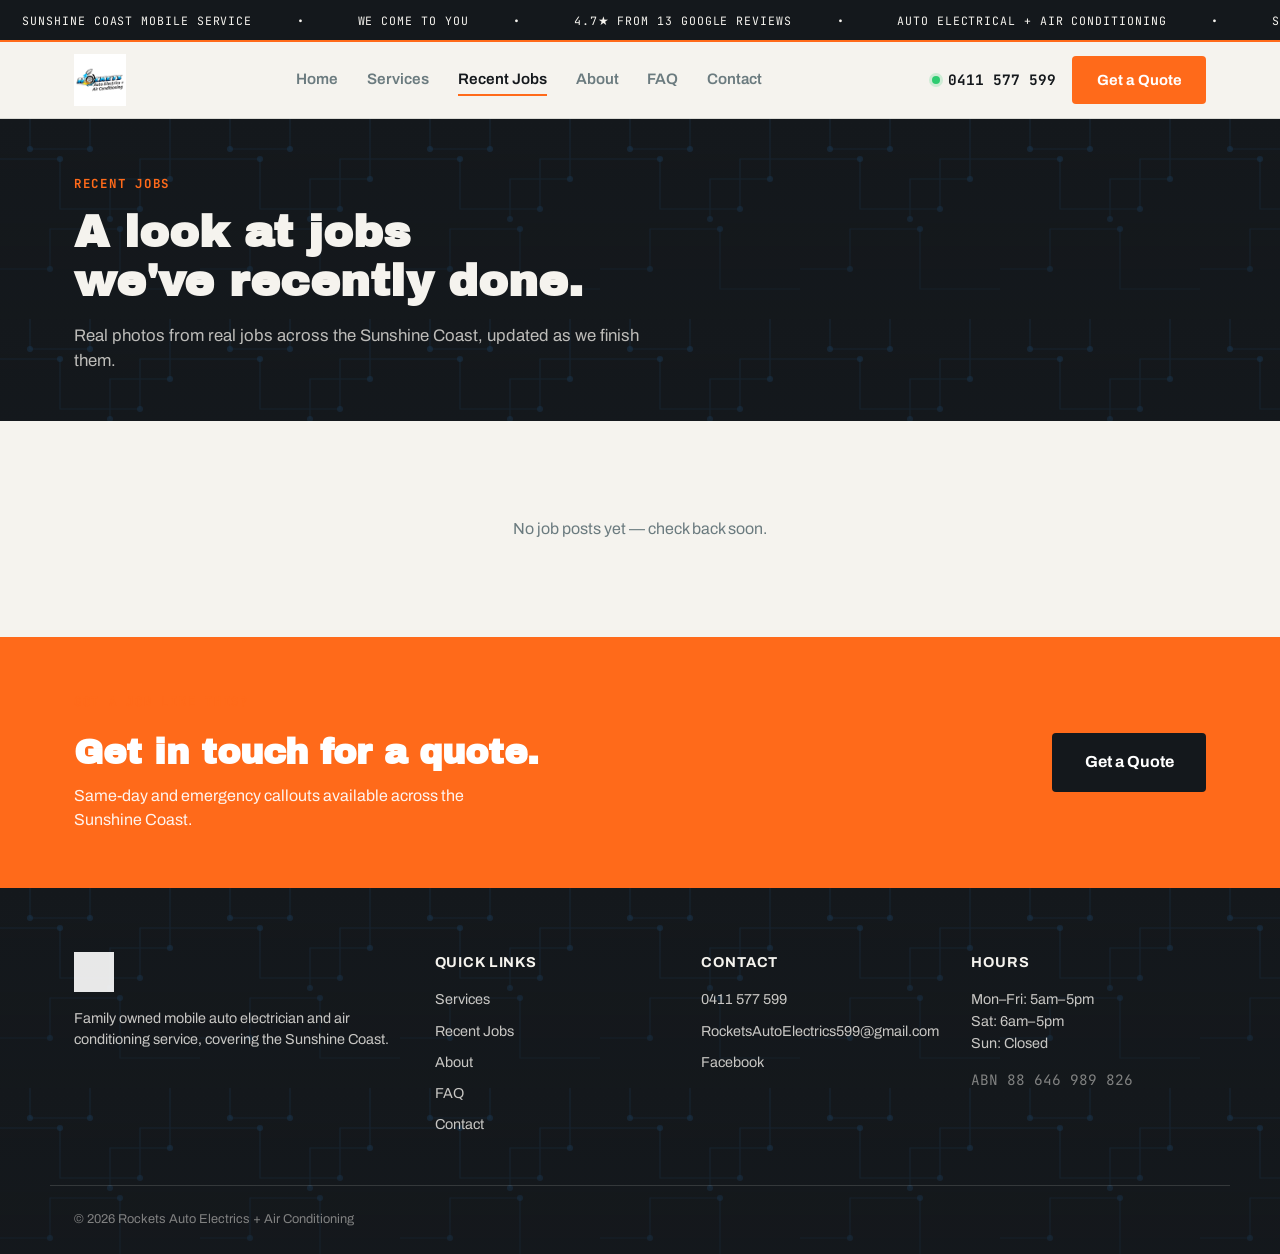
<file: jobs.html>
<!DOCTYPE html>
<html lang="en-AU">
<head>
<meta charset="UTF-8">
<meta name="viewport" content="width=device-width, initial-scale=1.0">
<title>Recent Jobs — Rockets Auto Electrics + Air Conditioning</title>
<meta name="description" content="Recent jobs completed by Rockets Auto Electrics + Air Conditioning across the Sunshine Coast.">
<link rel="preconnect" href="https://fonts.googleapis.com">
<link href="https://fonts.googleapis.com/css2?family=Archivo+Black&family=Archivo:wght@400;500;600;700&family=JetBrains+Mono:wght@500;700&display=swap" rel="stylesheet">
<link rel="stylesheet" href="styles.css?v=5">
</head>
<body>

<div class="ticker">
  <div class="ticker-track">
    <span>SUNSHINE COAST MOBILE SERVICE</span><span>•</span>
    <span>WE COME TO YOU</span><span>•</span>
    <span>4.7★ FROM 13 GOOGLE REVIEWS</span><span>•</span>
    <span>AUTO ELECTRICAL + AIR CONDITIONING</span><span>•</span>
    <span>SUNSHINE COAST MOBILE SERVICE</span><span>•</span>
    <span>WE COME TO YOU</span><span>•</span>
    <span>4.7★ FROM 13 GOOGLE REVIEWS</span><span>•</span>
    <span>AUTO ELECTRICAL + AIR CONDITIONING</span><span>•</span>
  </div>
</div>

<header class="site-header">
  <div class="wrap header-inner">
    <a href="index.html" class="brand">
      <img src="assets/logo.jpg" alt="Rockets Auto Electrics + Air Conditioning" class="brand-logo">
    </a>
    <nav class="main-nav" id="mainNav">
      <a href="index.html">Home</a>
      <a href="services.html">Services</a>
      <a href="jobs.html" class="active">Recent Jobs</a>
      <a href="about.html">About</a>
      <a href="blog.html">FAQ</a>
      <a href="contact.html">Contact</a>
    </nav>
    <div class="header-cta">
      <a href="tel:0411577599" class="phone-pill">
        <span class="dot"></span> 0411 577 599
      </a>
      <a href="contact.html" class="btn btn-primary">Get a Quote</a>
    </div>
    <button class="nav-toggle" id="navToggle" aria-label="Menu">☰</button>
  </div>
</header>

<main>

  <!-- PAGE HERO -->
  <section class="page-hero circuit-bg">
    <div class="wrap">
      <p class="eyebrow">RECENT JOBS</p>
      <h1>A look at jobs<br>we've recently done.</h1>
      <p class="page-hero-sub">Real photos from real jobs across the Sunshine Coast, updated as we finish them.</p>
    </div>
  </section>

  <!-- JOBS LIST -->
  <section class="section">
    <div class="wrap">
      <div id="jobsList" class="jobs-grid">
        <p class="jobs-loading">Loading recent jobs…</p>
      </div>
    </div>
  </section>

  <!-- EMERGENCY CTA -->
  <section class="emergency-cta">
    <div class="wrap emergency-inner">
      <div>
        <p class="eyebrow eyebrow-light">GOT A JOB LIKE THIS?</p>
        <h2>Get in touch for a quote.</h2>
        <p class="emergency-sub">Same-day and emergency callouts available across the Sunshine Coast.</p>
      </div>
      <a href="contact.html" class="btn btn-primary btn-lg">Get a Quote</a>
    </div>
  </section>

</main>

<footer class="site-footer circuit-bg">
  <div class="wrap footer-grid">
    <div>
      <img src="assets/logo.jpg" alt="Rockets Auto Electrics" class="footer-logo">
      <p>Family owned mobile auto electrician and air conditioning service,
      covering the Sunshine Coast.</p>
    </div>
    <div>
      <h4>Quick Links</h4>
      <a href="services.html">Services</a>
      <a href="jobs.html">Recent Jobs</a>
      <a href="about.html">About</a>
      <a href="blog.html">FAQ</a>
      <a href="contact.html">Contact</a>
    </div>
    <div>
      <h4>Contact</h4>
      <a href="tel:0411577599">0411 577 599</a>
      <a href="mailto:RocketsAutoElectrics599@gmail.com">RocketsAutoElectrics599@gmail.com</a>
      <a href="https://www.facebook.com/RocketsAutoElectrics/" target="_blank" rel="noopener">Facebook</a>
    </div>
    <div>
      <h4>Hours</h4>
      <p>Mon–Fri: 5am–5pm<br>Sat: 6am–5pm<br>Sun: Closed</p>
      <p class="abn">ABN 88 646 989 826</p>
    </div>
  </div>
  <div class="wrap footer-bottom">
    <span>© 2026 Rockets Auto Electrics + Air Conditioning</span>
  </div>
</footer>

<script src="script.js?v=5"></script>
<script>
(async function loadJobs() {
  const el = document.getElementById('jobsList');
  try {
    const res = await fetch('data/jobs.json?_=' + Date.now());
    const jobs = await res.json();
    if (!jobs.length) {
      el.innerHTML = '<p class="jobs-loading">No job posts yet — check back soon.</p>';
      return;
    }
    el.innerHTML = jobs.map(job => `
      <div class="job-post-card">
        <img src="${job.image}" alt="${job.title}" loading="lazy">
        <div class="job-post-body">
          <span class="job-post-date">${new Date(job.date).toLocaleDateString('en-AU', { day: 'numeric', month: 'long', year: 'numeric' })}</span>
          <h3>${job.title}</h3>
          <p>${job.message}</p>
        </div>
      </div>
    `).join('');
  } catch (e) {
    el.innerHTML = '<p class="jobs-loading">Couldn\'t load recent jobs right now.</p>';
  }
})();
</script>
</body>
</html>
</file>
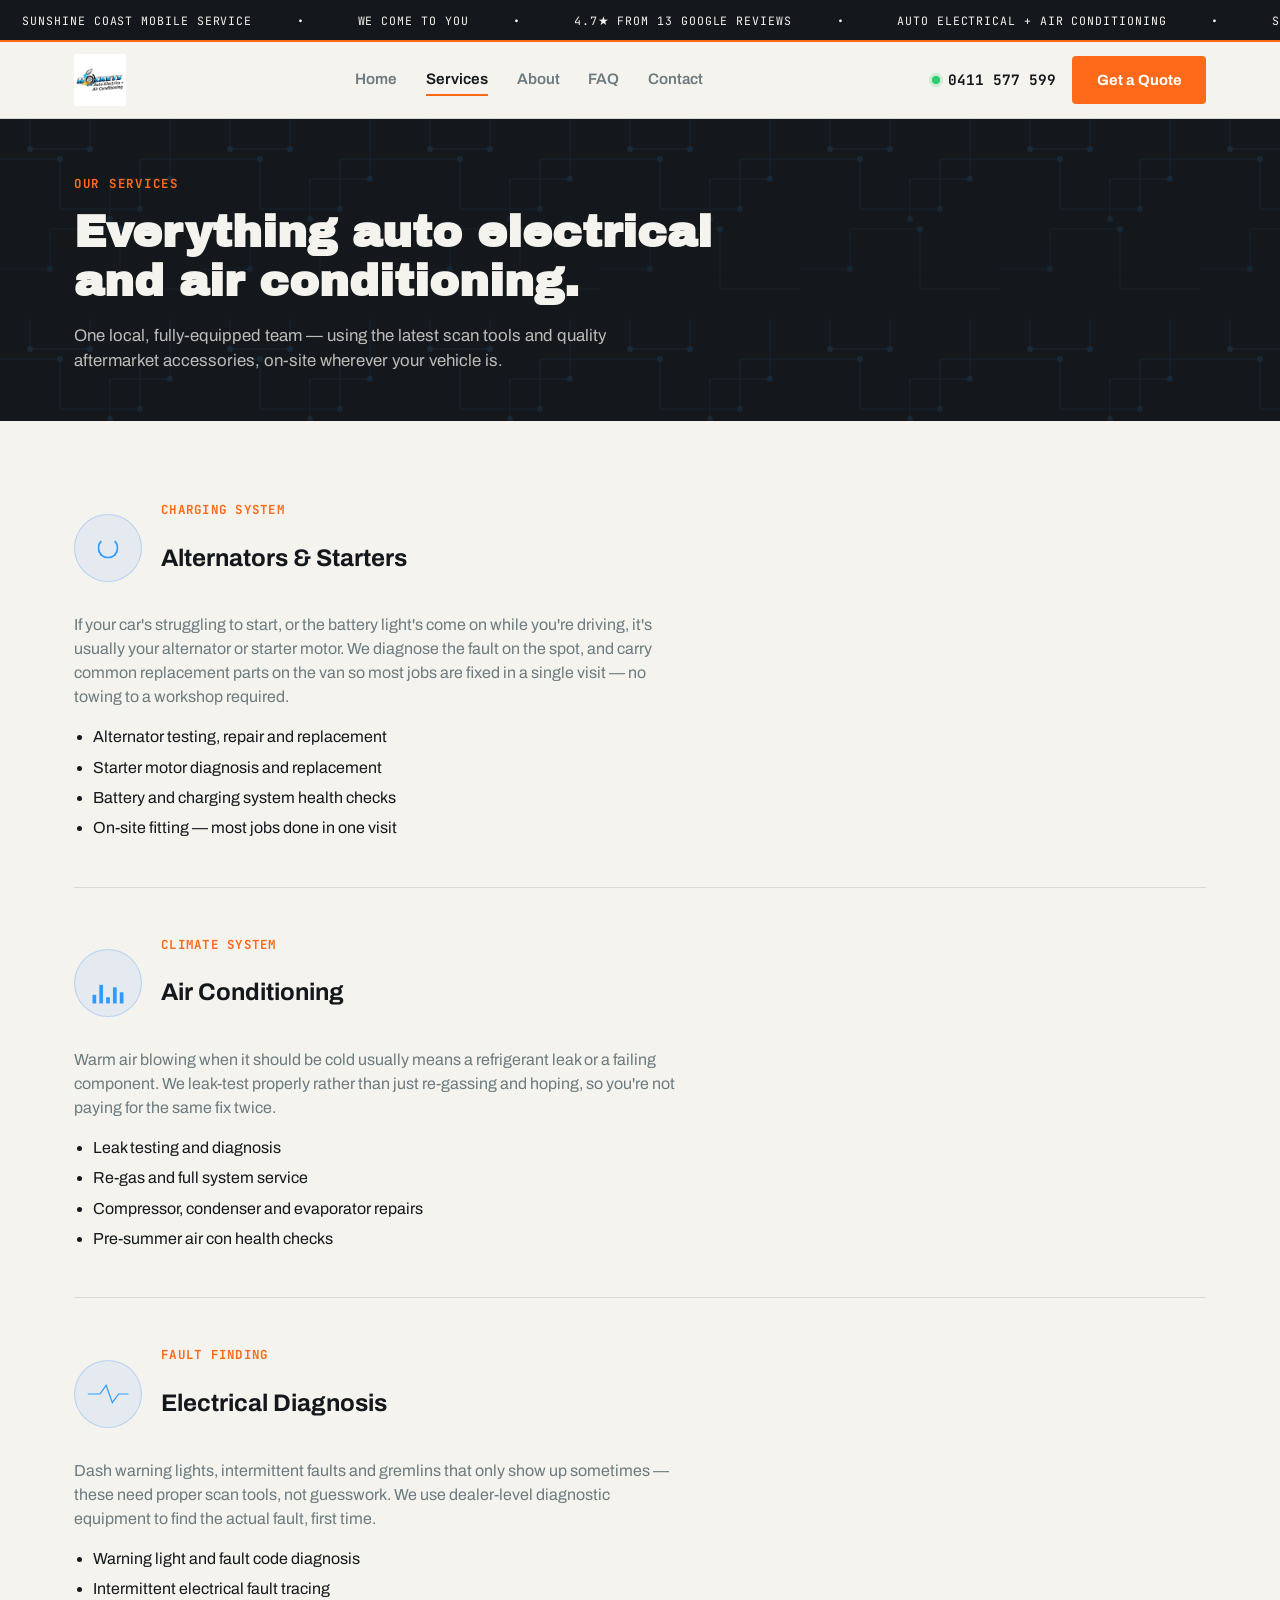
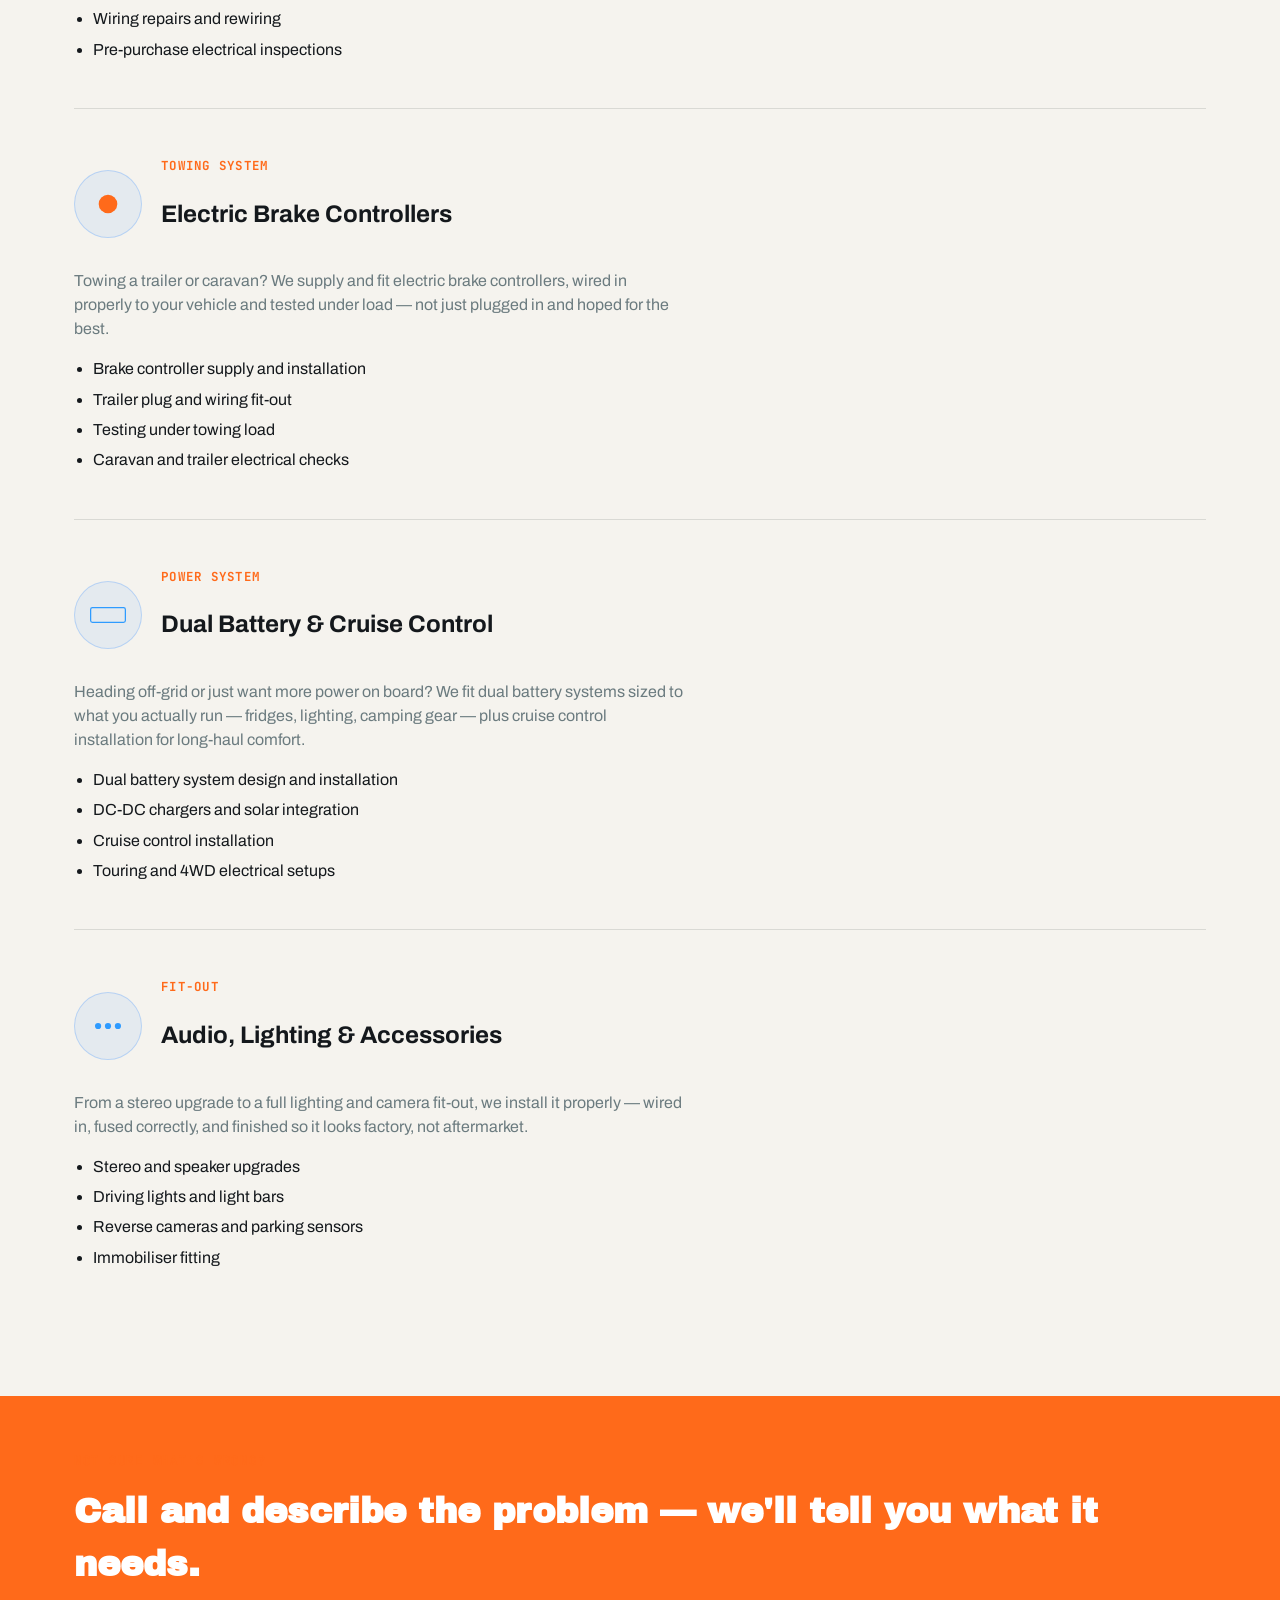
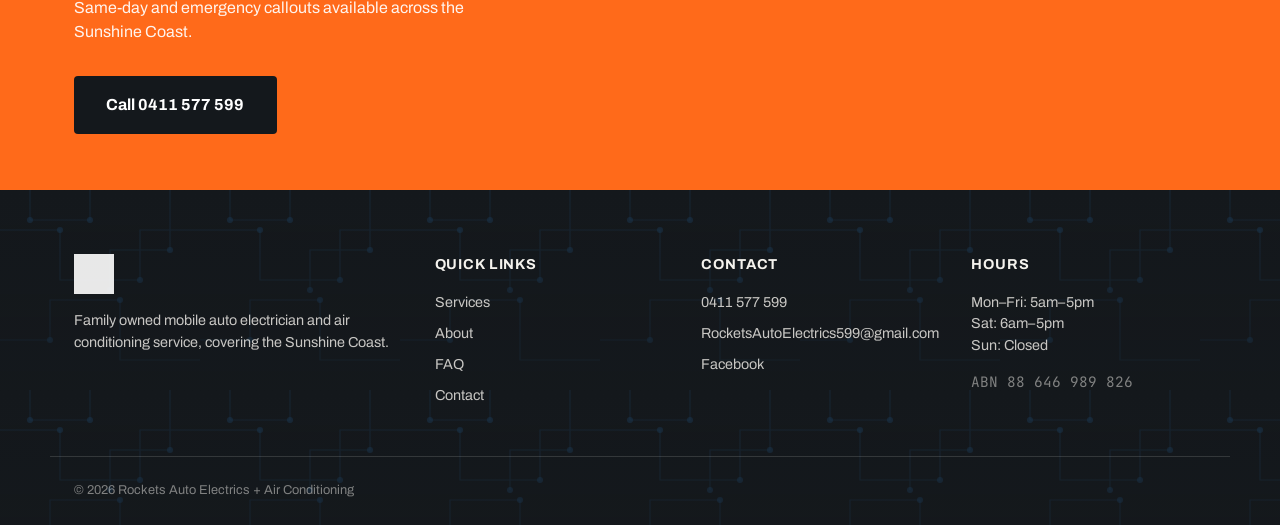
<file: services.html>
<!DOCTYPE html>
<html lang="en-AU">
<head>
<meta charset="UTF-8">
<meta name="viewport" content="width=device-width, initial-scale=1.0">
<title>Services — Rockets Auto Electrics + Air Conditioning</title>
<meta name="description" content="Mobile auto electrical and air conditioning services across the Sunshine Coast — alternators, diagnostics, air con, brake controllers, dual battery and accessories.">
<link rel="preconnect" href="https://fonts.googleapis.com">
<link href="https://fonts.googleapis.com/css2?family=Archivo+Black&family=Archivo:wght@400;500;600;700&family=JetBrains+Mono:wght@500;700&display=swap" rel="stylesheet">
<link rel="stylesheet" href="styles.css?v=5">
</head>
<body>

<div class="ticker">
  <div class="ticker-track">
    <span>SUNSHINE COAST MOBILE SERVICE</span><span>•</span>
    <span>WE COME TO YOU</span><span>•</span>
    <span>4.7★ FROM 13 GOOGLE REVIEWS</span><span>•</span>
    <span>AUTO ELECTRICAL + AIR CONDITIONING</span><span>•</span>
    <span>SUNSHINE COAST MOBILE SERVICE</span><span>•</span>
    <span>WE COME TO YOU</span><span>•</span>
    <span>4.7★ FROM 13 GOOGLE REVIEWS</span><span>•</span>
    <span>AUTO ELECTRICAL + AIR CONDITIONING</span><span>•</span>
  </div>
</div>

<header class="site-header">
  <div class="wrap header-inner">
    <a href="index.html" class="brand">
      <img src="assets/logo.jpg" alt="Rockets Auto Electrics + Air Conditioning" class="brand-logo">
    </a>
    <nav class="main-nav" id="mainNav">
      <a href="index.html">Home</a>
      <a href="services.html" class="active">Services</a>
      <a href="about.html">About</a>
      <a href="blog.html">FAQ</a>
      <a href="contact.html">Contact</a>
    </nav>
    <div class="header-cta">
      <a href="tel:0411577599" class="phone-pill">
        <span class="dot"></span> 0411 577 599
      </a>
      <a href="contact.html" class="btn btn-primary">Get a Quote</a>
    </div>
    <button class="nav-toggle" id="navToggle" aria-label="Menu">☰</button>
  </div>
</header>

<main>

  <!-- PAGE HERO -->
  <section class="page-hero circuit-bg">
    <div class="wrap">
      <p class="eyebrow">OUR SERVICES</p>
      <h1>Everything auto electrical<br>and air conditioning.</h1>
      <p class="page-hero-sub">One local, fully-equipped team — using the latest scan tools and
      quality aftermarket accessories, on-site wherever your vehicle is.</p>
    </div>
  </section>

  <!-- SERVICE DETAIL BLOCKS -->
  <section class="section">
    <div class="wrap service-detail-list">

      <div class="service-detail" id="alternators">
        <div class="service-detail-head">
          <div class="service-detail-icon"><div class="anim-spinner"></div></div>
          <div>
            <span class="service-detail-tag">CHARGING SYSTEM</span>
            <h2>Alternators & Starters</h2>
          </div>
        </div>
        <div class="service-detail-body">
          <p>If your car's struggling to start, or the battery light's come on while
          you're driving, it's usually your alternator or starter motor. We diagnose
          the fault on the spot, and carry common replacement parts on the van so most
          jobs are fixed in a single visit — no towing to a workshop required.</p>
          <ul class="service-detail-points">
            <li>Alternator testing, repair and replacement</li>
            <li>Starter motor diagnosis and replacement</li>
            <li>Battery and charging system health checks</li>
            <li>On-site fitting — most jobs done in one visit</li>
          </ul>
        </div>
      </div>

      <div class="service-detail" id="aircon">
        <div class="service-detail-head">
          <div class="service-detail-icon"><div class="anim-wave"><span></span><span></span><span></span><span></span><span></span></div></div>
          <div>
            <span class="service-detail-tag">CLIMATE SYSTEM</span>
            <h2>Air Conditioning</h2>
          </div>
        </div>
        <div class="service-detail-body">
          <p>Warm air blowing when it should be cold usually means a refrigerant leak
          or a failing component. We leak-test properly rather than just re-gassing
          and hoping, so you're not paying for the same fix twice.</p>
          <ul class="service-detail-points">
            <li>Leak testing and diagnosis</li>
            <li>Re-gas and full system service</li>
            <li>Compressor, condenser and evaporator repairs</li>
            <li>Pre-summer air con health checks</li>
          </ul>
        </div>
      </div>

      <div class="service-detail" id="diagnostics">
        <div class="service-detail-head">
          <div class="service-detail-icon">
            <svg class="anim-scan" width="140" height="40"><polyline points="0,20 20,20 30,6 40,34 50,20 70,20 80,10 90,30 100,20 140,20" style="stroke-dashoffset:0"/></svg>
          </div>
          <div>
            <span class="service-detail-tag">FAULT FINDING</span>
            <h2>Electrical Diagnosis</h2>
          </div>
        </div>
        <div class="service-detail-body">
          <p>Dash warning lights, intermittent faults and gremlins that only show up
          sometimes — these need proper scan tools, not guesswork. We use dealer-level
          diagnostic equipment to find the actual fault, first time.</p>
          <ul class="service-detail-points">
            <li>Warning light and fault code diagnosis</li>
            <li>Intermittent electrical fault tracing</li>
            <li>Wiring repairs and rewiring</li>
            <li>Pre-purchase electrical inspections</li>
          </ul>
        </div>
      </div>

      <div class="service-detail" id="brakes">
        <div class="service-detail-head">
          <div class="service-detail-icon"><div class="anim-pulse"></div></div>
          <div>
            <span class="service-detail-tag">TOWING SYSTEM</span>
            <h2>Electric Brake Controllers</h2>
          </div>
        </div>
        <div class="service-detail-body">
          <p>Towing a trailer or caravan? We supply and fit electric brake controllers,
          wired in properly to your vehicle and tested under load — not just plugged
          in and hoped for the best.</p>
          <ul class="service-detail-points">
            <li>Brake controller supply and installation</li>
            <li>Trailer plug and wiring fit-out</li>
            <li>Testing under towing load</li>
            <li>Caravan and trailer electrical checks</li>
          </ul>
        </div>
      </div>

      <div class="service-detail" id="battery">
        <div class="service-detail-head">
          <div class="service-detail-icon"><div class="anim-battery"></div></div>
          <div>
            <span class="service-detail-tag">POWER SYSTEM</span>
            <h2>Dual Battery & Cruise Control</h2>
          </div>
        </div>
        <div class="service-detail-body">
          <p>Heading off-grid or just want more power on board? We fit dual battery
          systems sized to what you actually run — fridges, lighting, camping gear —
          plus cruise control installation for long-haul comfort.</p>
          <ul class="service-detail-points">
            <li>Dual battery system design and installation</li>
            <li>DC-DC chargers and solar integration</li>
            <li>Cruise control installation</li>
            <li>Touring and 4WD electrical setups</li>
          </ul>
        </div>
      </div>

      <div class="service-detail" id="accessories">
        <div class="service-detail-head">
          <div class="service-detail-icon"><div class="anim-twinkle"><span></span><span></span><span></span></div></div>
          <div>
            <span class="service-detail-tag">FIT-OUT</span>
            <h2>Audio, Lighting & Accessories</h2>
          </div>
        </div>
        <div class="service-detail-body">
          <p>From a stereo upgrade to a full lighting and camera fit-out, we install
          it properly — wired in, fused correctly, and finished so it looks factory,
          not aftermarket.</p>
          <ul class="service-detail-points">
            <li>Stereo and speaker upgrades</li>
            <li>Driving lights and light bars</li>
            <li>Reverse cameras and parking sensors</li>
            <li>Immobiliser fitting</li>
          </ul>
        </div>
      </div>

    </div>
  </section>

  <!-- EMERGENCY CTA -->
  <section class="emergency-cta">
    <div class="wrap emergency-inner">
      <div>
        <p class="eyebrow eyebrow-light">NOT SURE WHAT'S WRONG?</p>
        <h2>Call and describe the problem — we'll tell you what it needs.</h2>
        <p class="emergency-sub">Same-day and emergency callouts available across the Sunshine Coast.</p>
      </div>
      <a href="tel:0411577599" class="btn btn-primary btn-lg">Call 0411 577 599</a>
    </div>
  </section>

</main>

<footer class="site-footer circuit-bg">
  <div class="wrap footer-grid">
    <div>
      <img src="assets/logo.jpg" alt="Rockets Auto Electrics" class="footer-logo">
      <p>Family owned mobile auto electrician and air conditioning service,
      covering the Sunshine Coast.</p>
    </div>
    <div>
      <h4>Quick Links</h4>
      <a href="services.html">Services</a>
      <a href="about.html">About</a>
      <a href="blog.html">FAQ</a>
      <a href="contact.html">Contact</a>
    </div>
    <div>
      <h4>Contact</h4>
      <a href="tel:0411577599">0411 577 599</a>
      <a href="mailto:RocketsAutoElectrics599@gmail.com">RocketsAutoElectrics599@gmail.com</a>
      <a href="https://www.facebook.com/RocketsAutoElectrics/" target="_blank" rel="noopener">Facebook</a>
    </div>
    <div>
      <h4>Hours</h4>
      <p>Mon–Fri: 5am–5pm<br>Sat: 6am–5pm<br>Sun: Closed</p>
      <p class="abn">ABN 88 646 989 826</p>
    </div>
  </div>
  <div class="wrap footer-bottom">
    <span>© 2026 Rockets Auto Electrics + Air Conditioning</span>
  </div>
</footer>

<script src="script.js?v=5"></script>
</body>
</html>
</file>
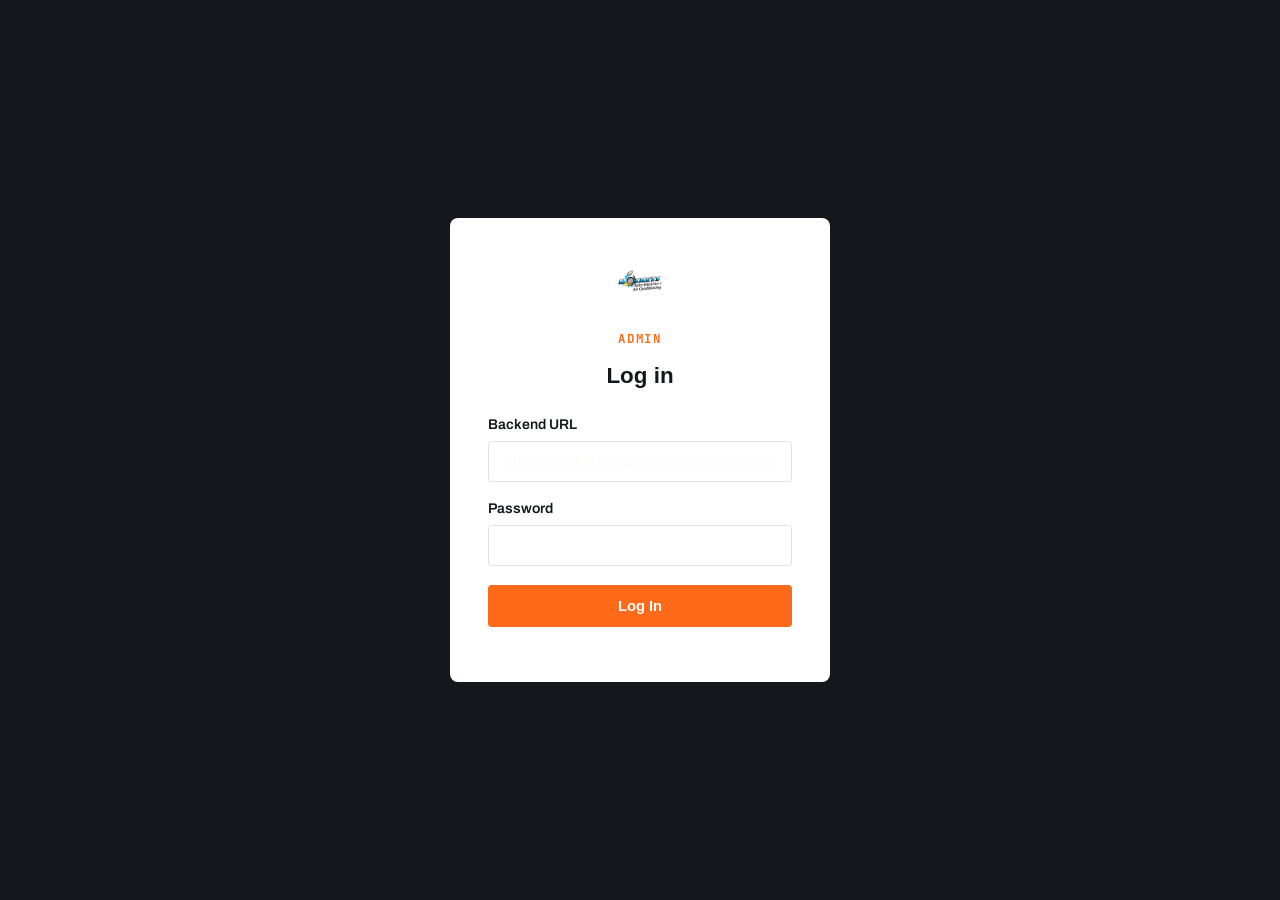
<file: admin/dashboard.html>
<!DOCTYPE html>
<html lang="en-AU">
<head>
<meta charset="UTF-8">
<meta name="viewport" content="width=device-width, initial-scale=1.0">
<title>Admin Dashboard — Rockets Auto Electrics</title>
<meta name="robots" content="noindex, nofollow">
<link href="https://fonts.googleapis.com/css2?family=Archivo+Black&family=Archivo:wght@400;500;600;700&family=JetBrains+Mono:wght@500;700&display=swap" rel="stylesheet">
<link rel="stylesheet" href="../styles.css?v=5">
</head>
<body>
<div class="wrap" style="padding:2rem 24px; max-width:900px;">
  <div style="display:flex; justify-content:space-between; align-items:center; margin-bottom:2rem;">
    <img src="../assets/logo.jpg" alt="Rockets Auto Electrics" style="height:44px;">
    <button id="logoutBtn" class="btn btn-outline">Log Out</button>
  </div>

  <p class="eyebrow">ADMIN DASHBOARD</p>
  <h1 class="section-title" style="font-size:1.8rem;">Post a job or add a review</h1>
  <p id="statusNote" style="color:var(--grey); margin-bottom:2rem;"></p>

  <!-- ADD JOB POST -->
  <div style="background:#fff; border:1px solid var(--line); border-radius:8px; padding:1.6rem; margin-bottom:2rem;">
    <h2 style="font-size:1.2rem; margin-top:0;">Add a job post</h2>
    <form id="jobForm">
      <div class="form-field" style="margin-bottom:1rem;">
        <label style="color:var(--asphalt)">Title</label>
        <input type="text" id="jobTitle" required style="border:1px solid var(--line); background:#fff; color:var(--asphalt);" placeholder="e.g. Alternator swap, Buderim">
      </div>
      <div class="form-field" style="margin-bottom:1rem;">
        <label style="color:var(--asphalt)">Message</label>
        <textarea id="jobMessage" rows="3" required style="border:1px solid var(--line); background:#fff; color:var(--asphalt);" placeholder="What was the job?"></textarea>
      </div>
      <div class="form-field" style="margin-bottom:1rem;">
        <label style="color:var(--asphalt)">Photo</label>
        <input type="file" id="jobPhoto" accept="image/*" required>
      </div>
      <button type="submit" class="btn btn-primary">Post Job</button>
      <p id="jobNote" style="margin-top:0.8rem; font-size:0.88rem; color:var(--orange);"></p>
    </form>
  </div>

  <!-- ADD REVIEW -->
  <div style="background:#fff; border:1px solid var(--line); border-radius:8px; padding:1.6rem; margin-bottom:2rem;">
    <h2 style="font-size:1.2rem; margin-top:0;">Add a review</h2>
    <form id="reviewForm">
      <div class="form-field" style="margin-bottom:1rem;">
        <label style="color:var(--asphalt)">Customer name</label>
        <input type="text" id="reviewAuthor" required style="border:1px solid var(--line); background:#fff; color:var(--asphalt);">
      </div>
      <div class="form-field" style="margin-bottom:1rem;">
        <label style="color:var(--asphalt)">Rating (1-5)</label>
        <input type="number" id="reviewRating" min="1" max="5" value="5" required style="border:1px solid var(--line); background:#fff; color:var(--asphalt); max-width:100px;">
      </div>
      <div class="form-field" style="margin-bottom:1rem;">
        <label style="color:var(--asphalt)">Review text</label>
        <textarea id="reviewText" rows="3" required style="border:1px solid var(--line); background:#fff; color:var(--asphalt);"></textarea>
      </div>
      <button type="submit" class="btn btn-primary">Add Review</button>
      <p id="reviewNote" style="margin-top:0.8rem; font-size:0.88rem; color:var(--orange);"></p>
    </form>
  </div>
</div>

<script>
const apiBase = localStorage.getItem('rockets_api_base');
if (!apiBase) window.location.href = 'login.html';

(async function checkSession() {
  try {
    const res = await fetch(apiBase + '/api/session', { credentials: 'include' });
    const data = await res.json();
    if (!data.authenticated) window.location.href = 'login.html';
    else document.getElementById('statusNote').textContent = 'Logged in. Changes here go live on the site within a minute or two.';
  } catch (e) {
    document.getElementById('statusNote').textContent = 'Could not verify login — backend may be waking up, try refreshing.';
  }
})();

document.getElementById('logoutBtn').addEventListener('click', async () => {
  await fetch(apiBase + '/api/logout', { method: 'POST', credentials: 'include' });
  window.location.href = 'login.html';
});

document.getElementById('jobForm').addEventListener('submit', async (e) => {
  e.preventDefault();
  const note = document.getElementById('jobNote');
  note.style.color = 'var(--orange)';
  note.textContent = 'Uploading…';
  const formData = new FormData();
  formData.append('title', document.getElementById('jobTitle').value);
  formData.append('message', document.getElementById('jobMessage').value);
  formData.append('photo', document.getElementById('jobPhoto').files[0]);
  try {
    const res = await fetch(apiBase + '/api/jobs', { method: 'POST', credentials: 'include', body: formData });
    const data = await res.json();
    if (res.ok && data.ok) {
      note.style.color = 'green';
      note.textContent = 'Posted! It will appear on the Recent Jobs page shortly.';
      e.target.reset();
    } else {
      note.textContent = data.error || 'Failed to post job.';
    }
  } catch (err) {
    note.textContent = 'Could not reach the backend.';
  }
});

document.getElementById('reviewForm').addEventListener('submit', async (e) => {
  e.preventDefault();
  const note = document.getElementById('reviewNote');
  note.style.color = 'var(--orange)';
  note.textContent = 'Saving…';
  try {
    const res = await fetch(apiBase + '/api/reviews', {
      method: 'POST',
      credentials: 'include',
      headers: { 'Content-Type': 'application/json' },
      body: JSON.stringify({
        author: document.getElementById('reviewAuthor').value,
        rating: document.getElementById('reviewRating').value,
        text: document.getElementById('reviewText').value
      })
    });
    const data = await res.json();
    if (res.ok && data.ok) {
      note.style.color = 'green';
      note.textContent = 'Review added!';
      e.target.reset();
    } else {
      note.textContent = data.error || 'Failed to add review.';
    }
  } catch (err) {
    note.textContent = 'Could not reach the backend.';
  }
});
</script>
</body>
</html>
</file>
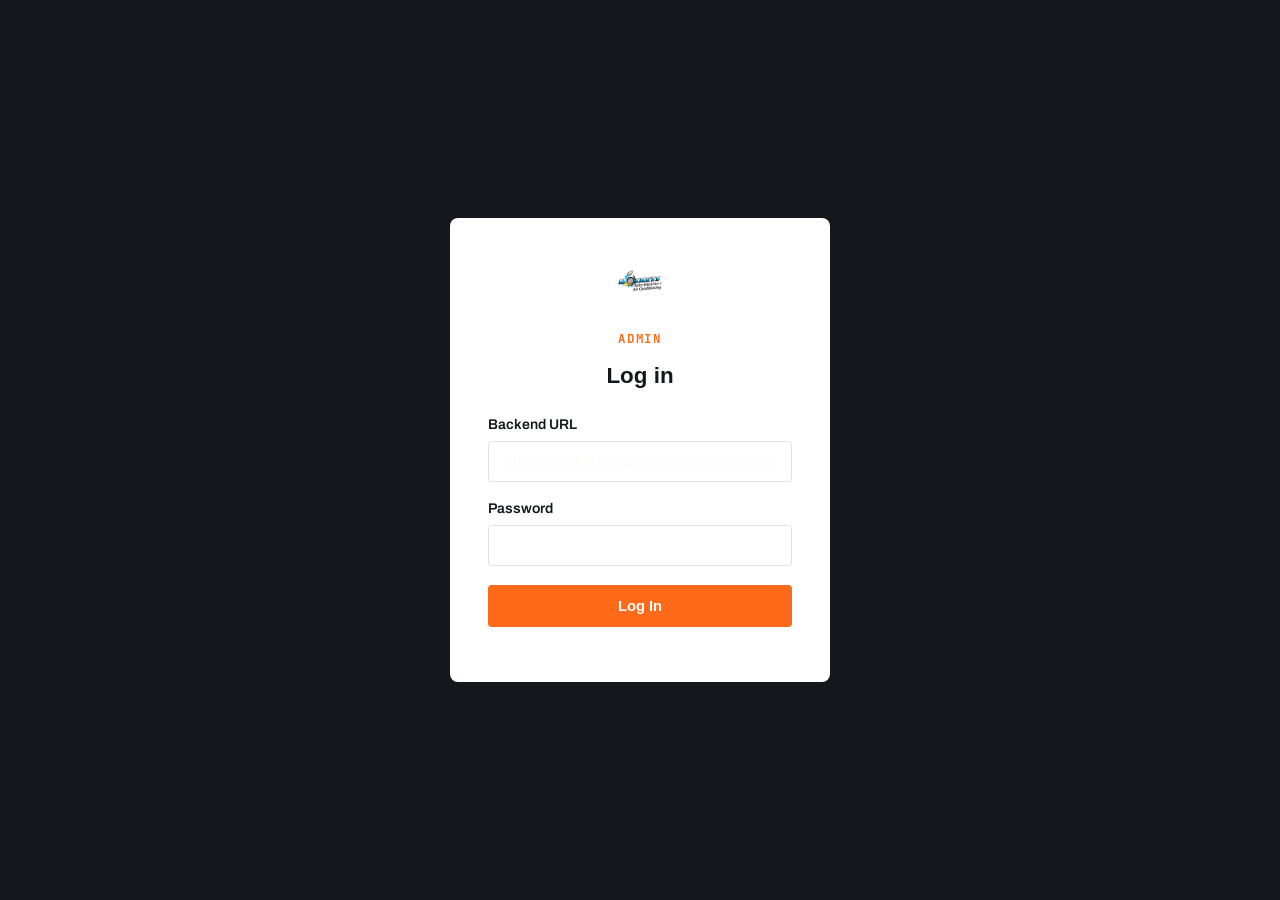
<file: admin/login.html>
<!DOCTYPE html>
<html lang="en-AU">
<head>
<meta charset="UTF-8">
<meta name="viewport" content="width=device-width, initial-scale=1.0">
<title>Admin Login — Rockets Auto Electrics</title>
<meta name="robots" content="noindex, nofollow">
<link href="https://fonts.googleapis.com/css2?family=Archivo:wght@400;500;600;700&family=JetBrains+Mono:wght@500;700&display=swap" rel="stylesheet">
<link rel="stylesheet" href="../styles.css?v=5">
</head>
<body style="background:var(--asphalt)">
<div style="min-height:100vh; display:flex; align-items:center; justify-content:center; padding:24px;">
  <div style="max-width:380px; width:100%; background:#fff; border-radius:8px; padding:2.4rem;">
    <img src="../assets/logo.jpg" alt="Rockets Auto Electrics" style="height:48px; margin:0 auto 1.6rem;">
    <p class="eyebrow center">ADMIN</p>
    <h2 class="section-title center" style="font-size:1.4rem; margin-bottom:1.6rem;">Log in</h2>
    <div class="form-field" style="margin-bottom:1rem;">
      <label for="apiBase" style="color:var(--asphalt)">Backend URL</label>
      <input type="text" id="apiBase" placeholder="https://rockets-backend-xxxx.onrender.com" style="border:1px solid var(--line); background:#fff; color:var(--asphalt);">
    </div>
    <div class="form-field" style="margin-bottom:1.2rem;">
      <label for="password" style="color:var(--asphalt)">Password</label>
      <input type="password" id="password" style="border:1px solid var(--line); background:#fff; color:var(--asphalt);">
    </div>
    <button id="loginBtn" class="btn btn-primary" style="width:100%;">Log In</button>
    <p id="loginNote" style="margin-top:1rem; font-size:0.88rem; color:var(--orange); text-align:center;"></p>
  </div>
</div>
<script>
const apiBaseInput = document.getElementById('apiBase');
apiBaseInput.value = localStorage.getItem('rockets_api_base') || '';

document.getElementById('loginBtn').addEventListener('click', async () => {
  const apiBase = apiBaseInput.value.trim().replace(/\/$/, '');
  const password = document.getElementById('password').value;
  const note = document.getElementById('loginNote');
  if (!apiBase || !password) {
    note.textContent = 'Enter the backend URL and password.';
    return;
  }
  localStorage.setItem('rockets_api_base', apiBase);
  note.textContent = 'Logging in…';
  try {
    const res = await fetch(apiBase + '/api/login', {
      method: 'POST',
      headers: { 'Content-Type': 'application/json' },
      credentials: 'include',
      body: JSON.stringify({ password })
    });
    const data = await res.json();
    if (res.ok && data.ok) {
      window.location.href = 'dashboard.html';
    } else {
      note.textContent = data.error || 'Login failed.';
    }
  } catch (e) {
    note.textContent = 'Could not reach the backend. Check the URL and try again.';
  }
});
</script>
</body>
</html>
</file>
<file: styles.css>
:root {
  --asphalt: #14181C;
  --asphalt-2: #1D2227;
  --blue: #2E9BFF;
  --blue-light: #6EC6F5;
  --orange: #FF6A1A;
  --cream: #F5F3EE;
  --grey: #6B7B7F;
  --line: rgba(20,24,28,0.12);
  --line-light: rgba(245,243,238,0.14);
  --radius: 4px;
  --font-display: 'Archivo Black', sans-serif;
  --font-body: 'Archivo', sans-serif;
  --font-mono: 'JetBrains Mono', monospace;
}

.circuit-bg {
  background-color: var(--asphalt);
  background-image:
    linear-gradient(rgba(20,24,28,0.75), rgba(20,24,28,0.85)),
    url("data:image/svg+xml,%3Csvg xmlns='http://www.w3.org/2000/svg' width='200' height='200' viewBox='0 0 200 200'%3E%3Cg fill='none' stroke='%232E9BFF' stroke-width='1.2' opacity='0.35'%3E%3Cpath d='M0 40 H60 V90 H140 V40 H200'/%3E%3Cpath d='M0 150 H50 V110 H120 V170 H200'/%3E%3Cpath d='M30 0 V30 H90 V0'/%3E%3Cpath d='M170 0 V60 H110 V100'/%3E%3C/g%3E%3Cg fill='%232E9BFF' opacity='0.5'%3E%3Ccircle cx='60' cy='40' r='3'/%3E%3Ccircle cx='140' cy='90' r='3'/%3E%3Ccircle cx='50' cy='150' r='3'/%3E%3Ccircle cx='120' cy='110' r='3'/%3E%3Ccircle cx='30' cy='30' r='3'/%3E%3Ccircle cx='90' cy='30' r='3'/%3E%3Ccircle cx='170' cy='60' r='3'/%3E%3Ccircle cx='110' cy='100' r='3'/%3E%3C/g%3E%3C/svg%3E");
  background-size: 200px 200px;
}

* { box-sizing: border-box; }
html { scroll-behavior: smooth; }
body {
  margin: 0;
  font-family: var(--font-body);
  color: var(--asphalt);
  background: var(--cream);
  line-height: 1.5;
}
img { max-width: 100%; display: block; }
a { color: inherit; text-decoration: none; }
.wrap {
  max-width: 1180px;
  margin: 0 auto;
  padding: 0 24px;
}
.center { text-align: center; }

/* Eyebrow / labels */
.eyebrow {
  font-family: var(--font-mono);
  font-size: 0.78rem;
  font-weight: 700;
  letter-spacing: 0.14em;
  text-transform: uppercase;
  color: var(--orange);
  margin: 0 0 0.9rem;
}
.eyebrow.center { text-align: center; }
.eyebrow-light { color: var(--orange); }

/* Ticker */
.ticker {
  background: var(--asphalt);
  color: var(--cream);
  overflow: hidden;
  white-space: nowrap;
  padding: 8px 0;
  border-bottom: 2px solid var(--orange);
}
.ticker-track {
  display: inline-block;
  font-family: var(--font-mono);
  font-size: 0.72rem;
  letter-spacing: 0.08em;
  animation: scroll-ticker 28s linear infinite;
}
.ticker-track span { margin: 0 1.4rem; }
@keyframes scroll-ticker {
  0% { transform: translateX(0); }
  100% { transform: translateX(-50%); }
}
@media (prefers-reduced-motion: reduce) {
  .ticker-track { animation: none; }
}

/* Header */
.site-header {
  background: var(--cream);
  border-bottom: 1px solid var(--line);
  position: sticky;
  top: 0;
  z-index: 50;
}
.header-inner {
  display: flex;
  align-items: center;
  justify-content: space-between;
  padding-top: 12px;
  padding-bottom: 12px;
  gap: 1.5rem;
}
.brand-logo { height: 52px; width: auto; }
.main-nav {
  display: flex;
  gap: 1.8rem;
  font-weight: 600;
  font-size: 0.95rem;
}
.main-nav a { color: var(--grey); padding: 4px 0; border-bottom: 2px solid transparent; }
.main-nav a.active, .main-nav a:hover { color: var(--asphalt); border-color: var(--orange); }
.header-cta { display: flex; align-items: center; gap: 1rem; }
.phone-pill {
  display: flex; align-items: center; gap: 8px;
  font-family: var(--font-mono); font-weight: 700; font-size: 0.9rem;
}
.phone-pill .dot {
  width: 8px; height: 8px; border-radius: 50%;
  background: #2ecc71;
  box-shadow: 0 0 0 3px rgba(46,204,113,0.2);
}
.nav-toggle {
  display: none;
  background: none; border: none; font-size: 1.5rem; cursor: pointer;
}

/* Buttons */
.btn {
  display: inline-flex;
  align-items: center;
  justify-content: center;
  padding: 0.7rem 1.4rem;
  border-radius: var(--radius);
  font-weight: 700;
  font-size: 0.92rem;
  border: 2px solid transparent;
  cursor: pointer;
  transition: transform 0.15s ease, background 0.15s ease;
}
.btn:hover { transform: translateY(-2px); }
.btn-primary { background: var(--orange); color: #fff; }
.btn-primary:hover { background: #e85c0e; }
.btn-outline { background: transparent; border-color: var(--asphalt); color: var(--asphalt); }
.btn-outline:hover { background: var(--asphalt); color: var(--cream); }
.btn-lg { padding: 0.95rem 1.9rem; font-size: 1rem; }

/* Hero */
.hero {
  color: var(--cream);
  position: relative;
  overflow: hidden;
  padding: 4.5rem 0 5rem;
}
.hero-inner {
  display: grid;
  grid-template-columns: 1.3fr 1fr;
  gap: 3rem;
  align-items: center;
  position: relative;
}
.hero h1 {
  font-family: var(--font-display);
  font-size: clamp(2.4rem, 5vw, 3.6rem);
  line-height: 1.05;
  margin: 0 0 1.2rem;
  letter-spacing: -0.01em;
}
.hero-sub { color: rgba(245,243,238,0.75); font-size: 1.08rem; max-width: 46ch; margin: 0 0 2rem; }
.hero-actions { display: flex; gap: 1rem; flex-wrap: wrap; margin-bottom: 2rem; }
.hero .btn-outline { border-color: var(--cream); color: var(--cream); }
.hero .btn-outline:hover { background: var(--cream); color: var(--asphalt); }
.hero-trust { display: flex; align-items: center; gap: 0.7rem; font-size: 0.92rem; color: rgba(245,243,238,0.8); }
.stars { color: var(--orange); letter-spacing: 2px; }

/* Job card (signature element) */
.job-card {
  background: var(--cream);
  color: var(--asphalt);
  border-radius: var(--radius);
  border: 2px solid var(--asphalt);
  box-shadow: 8px 8px 0 var(--orange);
  overflow: hidden;
}
.job-card-head {
  display: flex; justify-content: space-between; align-items: center;
  padding: 0.9rem 1.2rem;
  border-bottom: 2px dashed var(--line);
  font-family: var(--font-mono);
}
.job-card-label { font-weight: 700; letter-spacing: 0.08em; font-size: 0.82rem; }
.job-card-status {
  background: var(--blue); color: #fff;
  font-size: 0.7rem; font-weight: 700; letter-spacing: 0.08em;
  padding: 3px 10px; border-radius: 100px;
}
.job-card-body { margin: 0; padding: 1.2rem; display: grid; gap: 0.9rem; }
.job-card-body > div { display: flex; justify-content: space-between; align-items: baseline; gap: 1rem; border-bottom: 1px solid var(--line); padding-bottom: 0.6rem;}
.job-card-body dt { font-family: var(--font-mono); font-size: 0.78rem; color: var(--grey); }
.job-card-body dd { margin: 0; font-weight: 700; text-align: right; }
.job-card-foot { padding: 1rem 1.2rem; background: var(--asphalt); }
.job-card-foot a { color: var(--cream); font-weight: 700; font-family: var(--font-mono); }

/* Trust strip */
.trust-strip { background: var(--blue); color: #fff; padding: 1.6rem 0; }
.trust-grid {
  display: grid;
  grid-template-columns: repeat(4, 1fr);
  gap: 1.5rem;
}
.trust-grid div { display: flex; align-items: flex-start; gap: 0.7rem; }
.trust-icon { flex-shrink: 0; width: 26px; height: 26px; margin-top: 2px; }
.trust-grid strong { display: block; font-size: 1rem; }
.trust-grid span { font-size: 0.85rem; opacity: 0.85; }

/* Sections */
.section { padding: 5rem 0; }
.section-alt { color: var(--cream); }
.section-alt .eyebrow { color: var(--orange); }
.section-title {
  font-family: var(--font-display);
  font-size: clamp(1.8rem, 3.4vw, 2.6rem);
  margin: 0 0 1rem;
  line-height: 1.1;
}
.section-sub { color: var(--grey); max-width: 56ch; margin: 0 auto 3rem; }
.section-alt .section-sub { color: rgba(245,243,238,0.7); }

/* Services grid */
.service-grid {
  display: grid;
  grid-template-columns: repeat(3, 1fr);
  gap: 1.4rem;
  margin-top: 2rem;
}
.service-card {
  background: #fff;
  border: 1px solid var(--line);
  border-radius: var(--radius);
  padding: 1.6rem;
  position: relative;
}
.service-num {
  font-family: var(--font-mono);
  color: var(--orange);
  font-weight: 700;
  font-size: 0.85rem;
}
.service-card h3 { margin: 0.6rem 0 0.5rem; font-size: 1.1rem; }
.service-card p { margin: 0; color: var(--grey); font-size: 0.92rem; }

/* Interactive service scanner */
.scanner { margin-top: 2rem; }
.scanner-tabs {
  display: grid;
  grid-template-columns: repeat(3, 1fr);
  gap: 0.6rem;
  margin-bottom: 1.2rem;
}
.scanner-tab {
  font-family: var(--font-body);
  font-weight: 600;
  font-size: 0.88rem;
  padding: 0.75rem 0.6rem;
  background: #fff;
  border: 1px solid var(--line);
  border-radius: var(--radius);
  cursor: pointer;
  color: var(--asphalt);
  transition: border-color 0.15s ease, background 0.15s ease;
}
.scanner-tab:hover { border-color: var(--blue); }
.scanner-tab.active { background: var(--asphalt); color: var(--cream); border-color: var(--asphalt); }
.scanner-panel {
  background: #fff;
  color: var(--asphalt);
  border: 1px solid var(--asphalt);
  border-radius: var(--radius);
  box-shadow: 6px 6px 0 var(--orange);
  padding: 2rem;
  min-height: 180px;
  position: relative;
  overflow: hidden;
}
.scanner-tag {
  font-family: var(--font-mono);
  font-size: 0.8rem;
  letter-spacing: 0.08em;
  color: var(--orange);
  margin-bottom: 1rem;
}
.scanner-anim { height: 48px; margin-bottom: 1rem; display: flex; align-items: center; }
.scanner-panel h3 { margin: 0 0 0.5rem; font-size: 1.3rem; color: var(--asphalt); }
.scanner-panel p { margin: 0; color: var(--grey); max-width: 60ch; }

/* Per-service animations */
.anim-spinner {
  width: 34px; height: 34px;
  border: 3px solid var(--blue);
  border-top-color: transparent;
  border-radius: 50%;
  animation: spin 0.8s linear infinite;
}
@keyframes spin { to { transform: rotate(360deg); } }

.anim-wave { display: flex; gap: 5px; align-items: flex-end; height: 100%; }
.anim-wave span { width: 6px; background: var(--blue); animation: wave 1s ease-in-out infinite; }
.anim-wave span:nth-child(1){height:14px;}
.anim-wave span:nth-child(2){height:30px;animation-delay:0.1s;}
.anim-wave span:nth-child(3){height:10px;animation-delay:0.2s;}
.anim-wave span:nth-child(4){height:26px;animation-delay:0.3s;}
.anim-wave span:nth-child(5){height:18px;animation-delay:0.4s;}
@keyframes wave { 0%,100% { transform: scaleY(1); } 50% { transform: scaleY(1.6); } }

.anim-scan polyline {
  fill: none; stroke: var(--blue); stroke-width: 2;
  stroke-dasharray: 220; stroke-dashoffset: 220;
  animation: draw 1.1s ease forwards;
}
@keyframes draw { to { stroke-dashoffset: 0; } }

.anim-pulse {
  width: 30px; height: 30px; border-radius: 50%;
  background: var(--orange);
  animation: pulse 0.7s ease-in-out infinite;
}
@keyframes pulse { 0%,100% { opacity: 1; transform: scale(1); } 50% { opacity: 0.4; transform: scale(0.75); } }

.anim-battery {
  width: 58px; height: 26px; border: 2px solid var(--blue); border-radius: 4px;
  position: relative; overflow: hidden;
}
.anim-battery::after {
  content: ""; position: absolute; left: 0; top: 0; height: 100%;
  background: var(--blue); opacity: 0.55;
  animation: fill 1.4s ease-in-out infinite;
}
@keyframes fill { 0% { width: 10%; } 50% { width: 90%; } 100% { width: 10%; } }

.anim-twinkle { display: flex; gap: 6px; }
.anim-twinkle span {
  width: 10px; height: 10px; border-radius: 50%; background: var(--blue);
  animation: twinkle 1s ease-in-out infinite;
}
.anim-twinkle span:nth-child(2){animation-delay:0.2s;}
.anim-twinkle span:nth-child(3){animation-delay:0.4s;}
@keyframes twinkle { 0%,100% { opacity: 0.3; } 50% { opacity: 1; } }

@media (prefers-reduced-motion: reduce) {
  .anim-spinner, .anim-wave span, .anim-scan polyline, .anim-pulse,
  .anim-battery::after, .anim-twinkle span { animation: none !important; }
}

/* Steps */
.steps-grid {
  display: grid;
  grid-template-columns: repeat(4, 1fr);
  gap: 1.6rem;
  margin-top: 2rem;
}
.step { border-left: 2px solid var(--orange); padding-left: 1.2rem; }
.step-num { font-family: var(--font-mono); color: var(--orange); font-weight: 700; }
.step h3 { margin: 0.5rem 0; font-size: 1.05rem; }
.step p { margin: 0; color: rgba(245,243,238,0.7); font-size: 0.92rem; }

/* Reviews */
.rating-banner {
  display: flex; align-items: center; justify-content: center; gap: 0.7rem;
  margin: 0 0 2.5rem; font-size: 1.05rem;
}
.review-grid {
  display: grid;
  grid-template-columns: repeat(3, 1fr);
  gap: 1.4rem;
}
.review-card {
  background: #fff; border: 1px solid var(--line); border-radius: var(--radius);
  padding: 1.6rem;
}
.review-card p { font-style: italic; color: var(--asphalt); margin: 0.8rem 0; }
.review-author { font-weight: 700; font-family: var(--font-mono); font-size: 0.85rem; color: var(--grey); }

/* Emergency CTA */
.emergency-cta { background: var(--orange); color: #fff; padding: 3.5rem 0; }
.emergency-inner {
  display: flex; align-items: center; justify-content: space-between; gap: 2rem; flex-wrap: wrap;
}
.emergency-cta h2 { font-family: var(--font-display); font-size: clamp(1.6rem,3vw,2.2rem); margin: 0.3rem 0; }
.emergency-sub { max-width: 46ch; margin: 0; opacity: 0.92; }
.emergency-cta .btn-primary { background: var(--asphalt); }
.emergency-cta .btn-primary:hover { background: #000; }

/* Footer */
.site-footer { color: rgba(245,243,238,0.8); padding: 4rem 0 1.5rem; }
.footer-grid {
  display: grid;
  grid-template-columns: 1.4fr 1fr 1fr 1fr;
  gap: 2rem;
  padding-bottom: 2.5rem;
  border-bottom: 1px solid var(--line-light);
}
.footer-logo { height: 40px; width: auto; margin-bottom: 1rem; filter: brightness(0) invert(1); opacity: 0.9;}
.footer-grid h4 { color: var(--cream); font-size: 0.9rem; letter-spacing: 0.06em; text-transform: uppercase; margin: 0 0 1rem; }
.footer-grid a, .footer-grid p { display: block; margin-bottom: 0.6rem; font-size: 0.9rem; }
.abn { font-family: var(--font-mono); font-size: 0.78rem; opacity: 0.6; }
.footer-bottom { padding-top: 1.5rem; font-size: 0.8rem; opacity: 0.6; }

/* Responsive */
@media (max-width: 900px) {
  .hero-inner { grid-template-columns: 1fr; }
  .trust-grid { grid-template-columns: repeat(2, 1fr); }
  .service-grid { grid-template-columns: repeat(2, 1fr); }
  .steps-grid { grid-template-columns: repeat(2, 1fr); }
  .review-grid { grid-template-columns: 1fr; }
  .footer-grid { grid-template-columns: repeat(2, 1fr); }
}
@media (max-width: 640px) {
  .main-nav { display: none; }
  .main-nav.nav-open {
    display: flex;
    flex-direction: column;
    position: absolute;
    top: 100%;
    left: 0;
    right: 0;
    background: var(--cream);
    padding: 1rem 24px;
    border-bottom: 1px solid var(--line);
    gap: 1rem;
  }
  .site-header { position: sticky; }
  .nav-toggle { display: block; }
  .header-cta .btn { display: none; }
  .service-grid, .steps-grid { grid-template-columns: 1fr; }
  .trust-grid { grid-template-columns: 1fr 1fr; }
  .footer-grid { grid-template-columns: 1fr; }
  .emergency-inner { flex-direction: column; align-items: flex-start; }
}

/* Focus visibility */
a:focus-visible, button:focus-visible {
  outline: 3px solid var(--blue);
  outline-offset: 2px;
}

/* Page hero (inner pages) */
.page-hero {
  color: var(--cream);
  padding: 3.5rem 0 3rem;
}
.page-hero h1 {
  font-family: var(--font-display);
  font-size: clamp(2rem, 4vw, 2.8rem);
  line-height: 1.1;
  margin: 0 0 1rem;
}
.page-hero-sub { color: rgba(245,243,238,0.75); font-size: 1.05rem; max-width: 60ch; margin: 0; }

/* Service detail blocks (services.html) */
.service-detail-list { display: flex; flex-direction: column; gap: 3rem; }
.service-detail {
  padding-bottom: 2.5rem;
  border-bottom: 1px solid var(--line);
}
.service-detail:last-child { border-bottom: none; }
.service-detail-head {
  display: flex;
  align-items: center;
  gap: 1.2rem;
  margin-bottom: 1.1rem;
}
.service-detail-icon {
  background: rgba(46,134,255,0.08);
  border: 1px solid rgba(46,134,255,0.25);
  border-radius: 50%;
  width: 68px;
  height: 68px;
  flex-shrink: 0;
  display: flex;
  align-items: center;
  justify-content: center;
  overflow: hidden;
}
.service-detail-icon > * { transform: scale(0.62); }
.service-detail-tag {
  font-family: var(--font-mono);
  font-size: 0.78rem;
  letter-spacing: 0.1em;
  color: var(--orange);
  font-weight: 700;
  display: block;
}
.service-detail-body h2 { font-family: var(--font-display); font-size: 1.6rem; margin: 0.3rem 0 0; }
.service-detail-body p { color: var(--grey); margin: 0 0 1rem; max-width: 68ch; }
.service-detail-points { margin: 0; padding-left: 1.2rem; color: var(--asphalt); }
.service-detail-points li { margin-bottom: 0.4rem; }

/* About page */
.about-grid { display: grid; grid-template-columns: 1.5fr 1fr; gap: 3rem; align-items: start; }
.about-copy p { color: var(--grey); margin-bottom: 1.2rem; }
.about-facts { display: grid; gap: 1rem; }
.fact-card {
  background: #fff; border: 1px solid var(--line); border-radius: var(--radius);
  padding: 1.4rem;
}
.fact-num { display: block; font-family: var(--font-display); font-size: 1.6rem; color: var(--orange); }
.fact-label { display: block; color: var(--grey); font-size: 0.88rem; margin-top: 0.2rem; }

/* Quick contact cards (contact.html) */
.quick-contact-grid {
  display: grid;
  grid-template-columns: repeat(3, 1fr);
  gap: 1.2rem;
}
.quick-contact-card {
  display: flex; flex-direction: column; gap: 0.4rem;
  background: #fff; border: 1px solid var(--line); border-radius: var(--radius);
  padding: 1.4rem; transition: border-color 0.15s ease;
}
a.quick-contact-card:hover { border-color: var(--blue); }
.quick-contact-label { font-family: var(--font-mono); font-size: 0.75rem; letter-spacing: 0.08em; color: var(--orange); font-weight: 700; }
.quick-contact-value { font-weight: 700; font-size: 1.05rem; }

/* Booking form */
.booking-form { max-width: 720px; margin: 0 auto; }
.form-row { display: grid; grid-template-columns: 1fr 1fr; gap: 1.2rem; }
.form-field { margin-bottom: 1.2rem; }
.form-field label {
  display: block; font-size: 0.88rem; font-weight: 600; margin-bottom: 0.4rem;
  color: rgba(245,243,238,0.9);
}
.form-field input, .form-field select, .form-field textarea {
  width: 100%; padding: 0.7rem 0.9rem; border-radius: var(--radius);
  border: 1px solid rgba(245,243,238,0.25); background: rgba(245,243,238,0.08);
  color: var(--cream); font-family: var(--font-body); font-size: 0.95rem;
}
.form-field input::placeholder, .form-field textarea::placeholder { color: rgba(245,243,238,0.4); }
.form-field select option { color: #000; }
.form-field input:focus, .form-field select:focus, .form-field textarea:focus {
  outline: 2px solid var(--orange); border-color: transparent;
}
.form-field-checkbox { margin-bottom: 1.6rem; font-size: 0.92rem; color: rgba(245,243,238,0.85); }
.form-field-checkbox input { margin-right: 0.5rem; }
.form-note { margin-top: 1rem; font-size: 0.9rem; color: var(--orange); }
.form-note.center { text-align: center; }

/* Lookup form */
.lookup-form {
  max-width: 640px; margin: 0 auto; display: flex; gap: 0.8rem; flex-wrap: wrap;
}
.lookup-form input {
  flex: 1; min-width: 200px; padding: 0.7rem 0.9rem; border-radius: var(--radius);
  border: 1px solid var(--line); font-family: var(--font-body); font-size: 0.95rem;
}

/* FAQ accordion */
.faq-list { max-width: 780px; margin: 0 auto; display: flex; flex-direction: column; gap: 0.8rem; }
.faq-item {
  background: #fff; border: 1px solid var(--line); border-radius: var(--radius);
  padding: 1rem 1.4rem;
}
.faq-item summary {
  cursor: pointer; font-weight: 700; font-size: 1.02rem; list-style: none;
  display: flex; justify-content: space-between; align-items: center;
}
.faq-item summary::-webkit-details-marker { display: none; }
.faq-item summary::after { content: "+"; font-size: 1.3rem; color: var(--orange); }
.faq-item[open] summary::after { content: "–"; }
.faq-item p { color: var(--grey); margin: 0.9rem 0 0.2rem; }

/* Recent jobs page */
.jobs-grid {
  display: grid;
  grid-template-columns: repeat(3, 1fr);
  gap: 1.6rem;
}
.jobs-loading { grid-column: 1 / -1; text-align: center; color: var(--grey); }
.job-post-card {
  background: #fff; border: 1px solid var(--line); border-radius: var(--radius);
  overflow: hidden;
}
.job-post-card img { width: 100%; height: 200px; object-fit: cover; display: block; }
.job-post-body { padding: 1.2rem; }
.job-post-date { font-family: var(--font-mono); font-size: 0.75rem; color: var(--orange); letter-spacing: 0.05em; }
.job-post-body h3 { margin: 0.5rem 0; font-size: 1.05rem; }
.job-post-body p { margin: 0; color: var(--grey); font-size: 0.92rem; }

@media (max-width: 900px) {
  .service-detail-head { gap: 1rem; }
  .about-grid { grid-template-columns: 1fr; }
  .quick-contact-grid { grid-template-columns: 1fr; }
  .form-row { grid-template-columns: 1fr; }
  .jobs-grid { grid-template-columns: repeat(2, 1fr); }
}
@media (max-width: 640px) {
  .jobs-grid { grid-template-columns: 1fr; }
}
</file>
